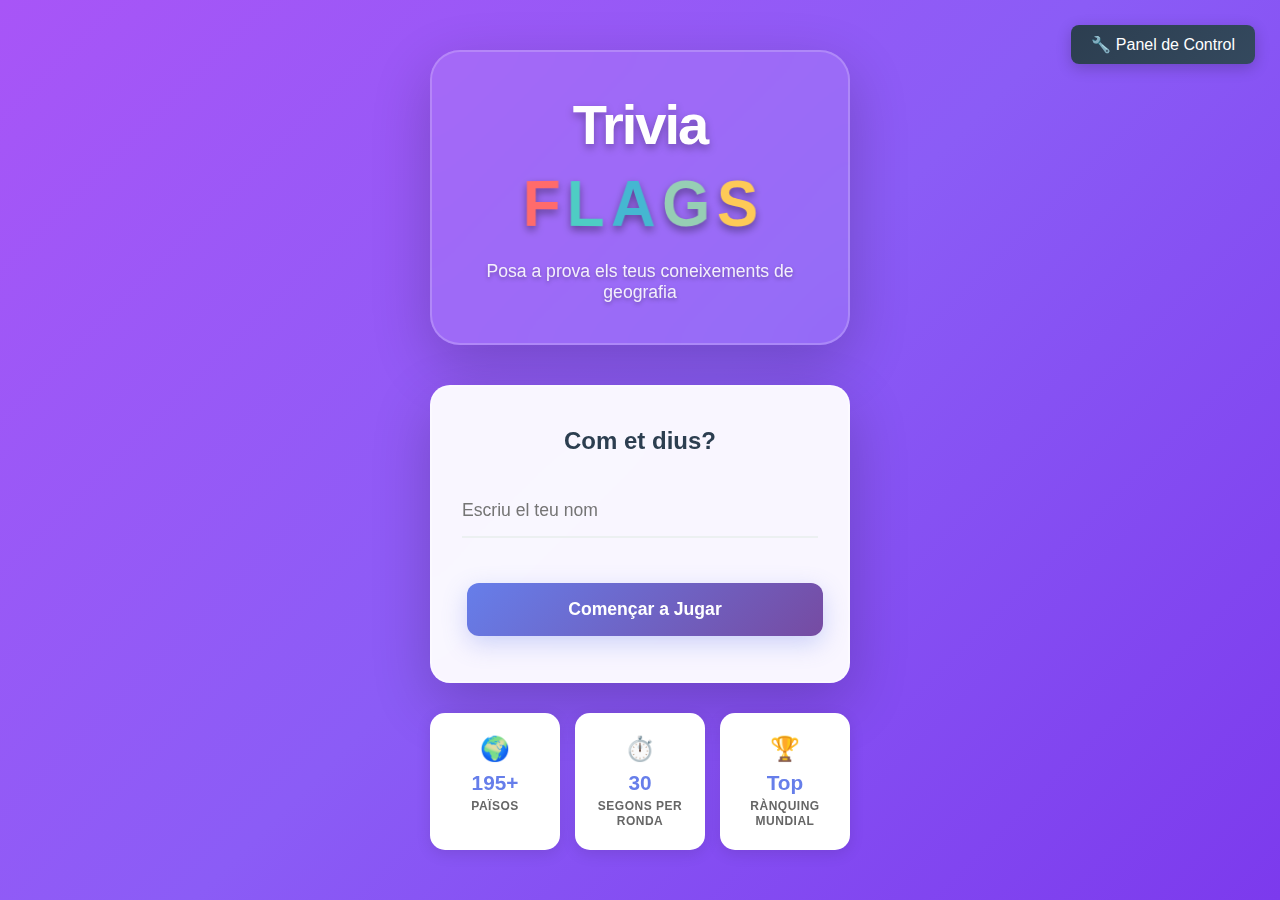
<file: index.html>
<!DOCTYPE html>
<html lang="ca">
<head>
    <meta charset="UTF-8">
    <meta name="viewport" content="width=device-width, initial-scale=1.0, user-scalable=no">
    <title>Joc d'Endevinar Banderes</title>
    <link rel="stylesheet" href="style.css">
    <link rel="icon" type="image/png" href="img/logo.png">
</head>
<body>
    <!-- Contenedor principal -->
    <div id="contenidor-principal">
        <!-- Pantalla d'inici amb nom d'usuari -->
        <div id="pantalla-inici">
            <div class="admin-control">
                <button id="btn-panel-control" class="admin-button">
                    <span>🔧 Panel de Control</span>
                </button>
            </div>
            <div class="hero-section">
                <div class="logo-area">
                    <div class="logo-container">
                        <div class="logo-trivia">Trivia</div>
                        <div class="logo-flags">
                            <span class="flag-letter f">F</span>
                            <span class="flag-letter l">L</span>
                            <span class="flag-letter a">A</span>
                            <span class="flag-letter g">G</span>
                            <span class="flag-letter s">S</span>
                        </div>
                        <div class="logo-tagline">Posa a prova els teus coneixements de geografia</div>
                    </div>
                </div>
                
                <!-- Card de login -->
                <div class="login-card">
                    <!-- Formulario para nuevos usuarios -->
                    <div id="formulari-nom" class="name-form">
                        <h3>Com et dius?</h3>
                        <div class="input-container">
                            <input type="text" id="nom-usuari" placeholder="Escriu el teu nom" required>
                            <div class="input-line"></div>
                        </div>
                        <button id="btn-començar" class="primary-button">
                            <span>Començar a Jugar</span>
                            <div class="button-ripple"></div>
                        </button>
                    </div>
                    
                    <!-- Saludo para usuarios que ya jugaron antes -->
                    <div id="salutacio" class="hidden welcome-section">
                        <div class="welcome-icon">👋</div>
                        <h3>Benvingut de nou!</h3>
                        <p class="username-display">Hola, <span id="nom-guardat"></span></p>
                        <div class="button-group">
                            <button id="btn-continuar" class="primary-button">
                                <span>Continuar</span>
                            </button>
                            <button id="btn-esborrar-nom" class="secondary-button">
                                <span>Canviar Usuari</span>
                            </button>
                        </div>
                    </div>
                </div>
                
                <!-- Stats del juego -->
                <div class="game-stats">
                    <div class="stat-card">
                        <div class="stat-icon">🌍</div>
                        <div class="stat-content">
                            <div class="stat-number">195+</div>
                            <div class="stat-label">Països</div>
                        </div>
                    </div>
                    <div class="stat-card">
                        <div class="stat-icon">⏱️</div>
                        <div class="stat-content">
                            <div class="stat-number">30</div>
                            <div class="stat-label">Segons per ronda</div>
                        </div>
                    </div>
                    <div class="stat-card">
                        <div class="stat-icon">🏆</div>
                        <div class="stat-content">
                            <div class="stat-number">Top</div>
                            <div class="stat-label">Rànquing mundial</div>
                        </div>
                    </div>
                </div>
            </div>
        </div>

        <!-- Pantalla del joc -->
        <div id="pantalla-joc" class="hidden">
            <!-- Información de la partida  -->
            <div id="info-partida">
                <div id="marcador">
                    <span>Encerts: <span id="num-pregunta">0</span></span>
                    <span>Precisió: <span id="puntuacio">0</span></span>
                </div>
                <div id="temps">
                    <span>Temps restant: <span id="comptador-temps">30</span> segons</span>
                    <!-- Barra de tiempo -->
                    <div id="barra-temps-container">
                        <div id="barra-temps-fons">
                            <div id="barra-temps"></div>
                        </div>
                        <!-- Etiquetas de tiempo -->
                        <div id="etiquetes-temps">
                            <span class="etq" data-t="start">0s</span>
                            <span class="etq" data-t="mid">15s</span>
                            <span class="etq" data-t="end">30s</span>
                        </div>
                    </div>
                </div>
            </div>
            
            <div id="partida">
                <!-- Aquí es carregarà la pregunta actual -->
            </div>
            
            <!-- Navegación entre preguntas -->
            <div id="navegacio" class="hidden">
                <button id="btn-anterior">Anterior</button>
                <button id="btn-següent">Següent</button>
            </div>
            

        </div>

        <!-- Pantalla de resultats -->
        <div id="pantalla-resultats" class="hidden compacte">
            <h2>Resultats Finals</h2>
            <div id="resum-resultats"></div>
            <!-- Botones de acción -->
            <div class="accions-resultats">
                <button id="btn-nova-partida">Nova Partida</button>
                <button id="btn-ver-ranking">Veure Rànquing</button>
            </div>
        </div>

        <!-- Pantalla Ranking -->
        <div id="pantalla-ranking" class="hidden">
            <h2>🏆 Rànquing Top 10</h2>
            <div id="ranking-wrapper">
                <div id="llista-ranking"></div>
                <div id="ranking-extra"></div>
            </div>
            <div class="accions-ranking">
                <button id="btn-tornar-resultats">Tornar</button>
                <button id="btn-nova-partida-2">Nova Partida</button>
            </div>
        </div>
    </div>

    <!-- Script principal -->
    <script src="app.js"></script>
</body>
</html>
</file>
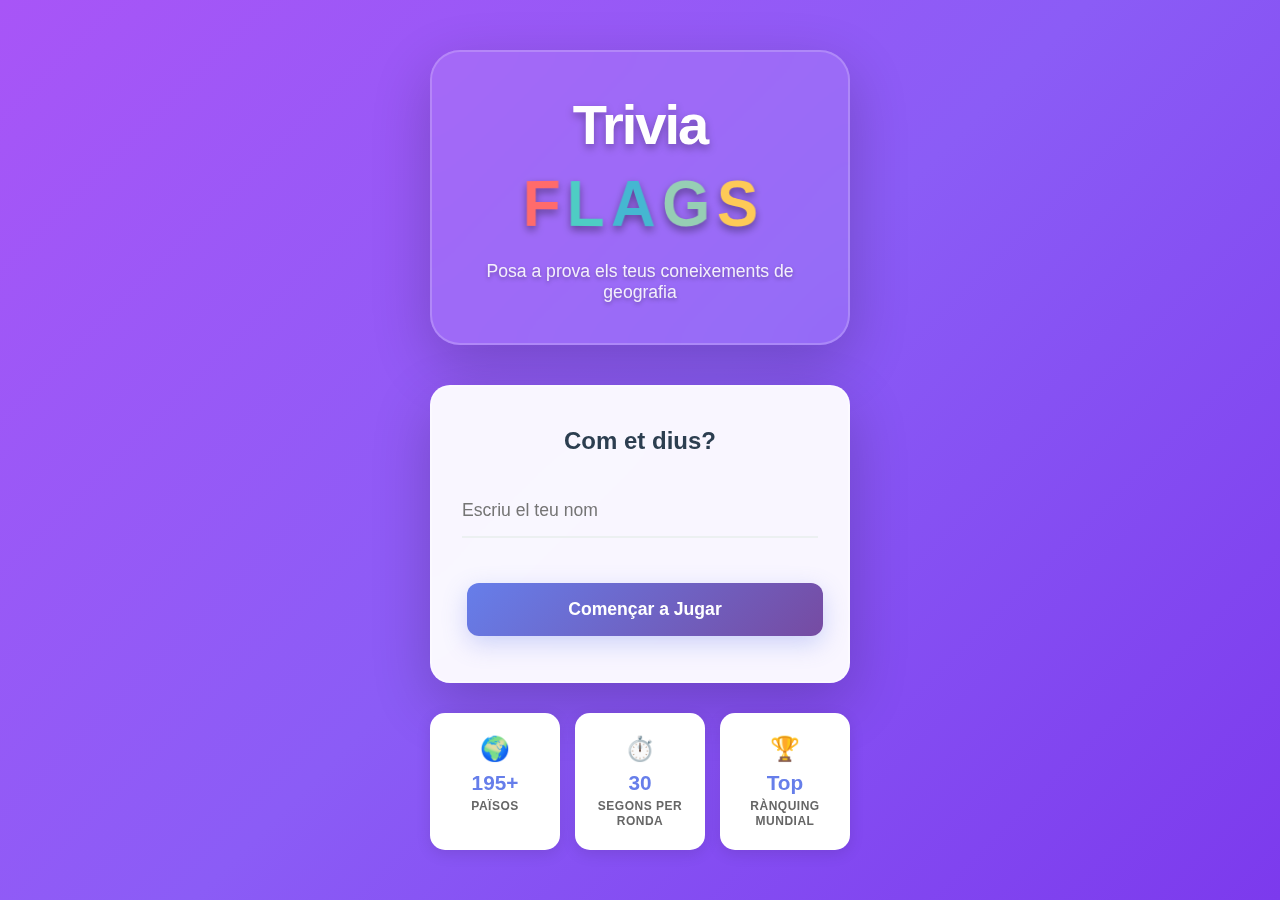
<file: client/index.html>
<!DOCTYPE html>
<html lang="ca">
<head>
    <meta charset="UTF-8">
    <meta name="viewport" content="width=device-width, initial-scale=1.0, user-scalable=no">
    <title>Joc d'Endevinar Banderes</title>
    <link rel="stylesheet" href="style.css">
    <link rel="icon" type="image/png" href="img/logo.png">
</head>
<body>
    <!-- Contenedor principal -->
    <div id="contenidor-principal">
        <!-- Pantalla d'inici amb nom d'usuari -->
        <div id="pantalla-inici">
            <div class="hero-section">
                <div class="logo-area">
                    <div class="logo-container">
                        <div class="logo-trivia">Trivia</div>
                        <div class="logo-flags">
                            <span class="flag-letter f">F</span>
                            <span class="flag-letter l">L</span>
                            <span class="flag-letter a">A</span>
                            <span class="flag-letter g">G</span>
                            <span class="flag-letter s">S</span>
                        </div>
                        <div class="logo-tagline">Posa a prova els teus coneixements de geografia</div>
                    </div>
                </div>
                
                <!-- Card de login -->
                <div class="login-card">
                    <!-- Formulario para nuevos usuarios -->
                    <div id="formulari-nom" class="name-form">
                        <h3>Com et dius?</h3>
                        <div class="input-container">
                            <input type="text" id="nom-usuari" placeholder="Escriu el teu nom" required>
                            <div class="input-line"></div>
                        </div>
                        <button id="btn-començar" class="primary-button">
                            <span>Començar a Jugar</span>
                            <div class="button-ripple"></div>
                        </button>
                    </div>
                    
                    <!-- Saludo para usuarios que ya jugaron antes -->
                    <div id="salutacio" class="hidden welcome-section">
                        <div class="welcome-icon">👋</div>
                        <h3>Benvingut de nou!</h3>
                        <p class="username-display">Hola, <span id="nom-guardat"></span></p>
                        <div class="button-group">
                            <button id="btn-continuar" class="primary-button">
                                <span>Continuar</span>
                            </button>
                            <button id="btn-esborrar-nom" class="secondary-button">
                                <span>Canviar Usuari</span>
                            </button>
                        </div>
                    </div>
                </div>
                
                <!-- Stats del juego -->
                <div class="game-stats">
                    <div class="stat-card">
                        <div class="stat-icon">🌍</div>
                        <div class="stat-content">
                            <div class="stat-number">195+</div>
                            <div class="stat-label">Països</div>
                        </div>
                    </div>
                    <div class="stat-card">
                        <div class="stat-icon">⏱️</div>
                        <div class="stat-content">
                            <div class="stat-number">30</div>
                            <div class="stat-label">Segons per ronda</div>
                        </div>
                    </div>
                    <div class="stat-card">
                        <div class="stat-icon">🏆</div>
                        <div class="stat-content">
                            <div class="stat-number">Top</div>
                            <div class="stat-label">Rànquing mundial</div>
                        </div>
                    </div>
                </div>
            </div>
        </div>

        <!-- Pantalla del joc -->
        <div id="pantalla-joc" class="hidden">
            <!-- Información de la partida  -->
            <div id="info-partida">
                <div id="marcador">
                    <span>Encerts: <span id="num-pregunta">0</span></span>
                    <span>Precisió: <span id="puntuacio">0</span></span>
                </div>
                <div id="temps">
                    <span>Temps restant: <span id="comptador-temps">30</span> segons</span>
                    <!-- Barra de tiempo -->
                    <div id="barra-temps-container">
                        <div id="barra-temps-fons">
                            <div id="barra-temps"></div>
                        </div>
                        <!-- Etiquetas de tiempo -->
                        <div id="etiquetes-temps">
                            <span class="etq" data-t="start">0s</span>
                            <span class="etq" data-t="mid">15s</span>
                            <span class="etq" data-t="end">30s</span>
                        </div>
                    </div>
                </div>
            </div>
            
            <div id="partida">
                <!-- Aquí es carregarà la pregunta actual -->
            </div>
            
            <!-- Navegación entre preguntas -->
            <div id="navegacio" class="hidden">
                <button id="btn-anterior">Anterior</button>
                <button id="btn-següent">Següent</button>
            </div>
            

        </div>

        <!-- Pantalla de resultats -->
        <div id="pantalla-resultats" class="hidden compacte">
            <h2>Resultats Finals</h2>
            <div id="resum-resultats"></div>
            <!-- Botones de acción -->
            <div class="accions-resultats">
                <button id="btn-nova-partida">Nova Partida</button>
                <button id="btn-ver-ranking">Veure Rànquing</button>
            </div>
        </div>

        <!-- Pantalla Ranking -->
        <div id="pantalla-ranking" class="hidden">
            <h2>🏆 Rànquing Top 10</h2>
            <div id="ranking-wrapper">
                <div id="llista-ranking"></div>
                <div id="ranking-extra"></div>
            </div>
            <div class="accions-ranking">
                <button id="btn-tornar-resultats">Tornar</button>
                <button id="btn-nova-partida-2">Nova Partida</button>
            </div>
        </div>
    </div>

    <!-- Script principal -->
    <script src="app.js"></script>
</body>
</html>
</file>
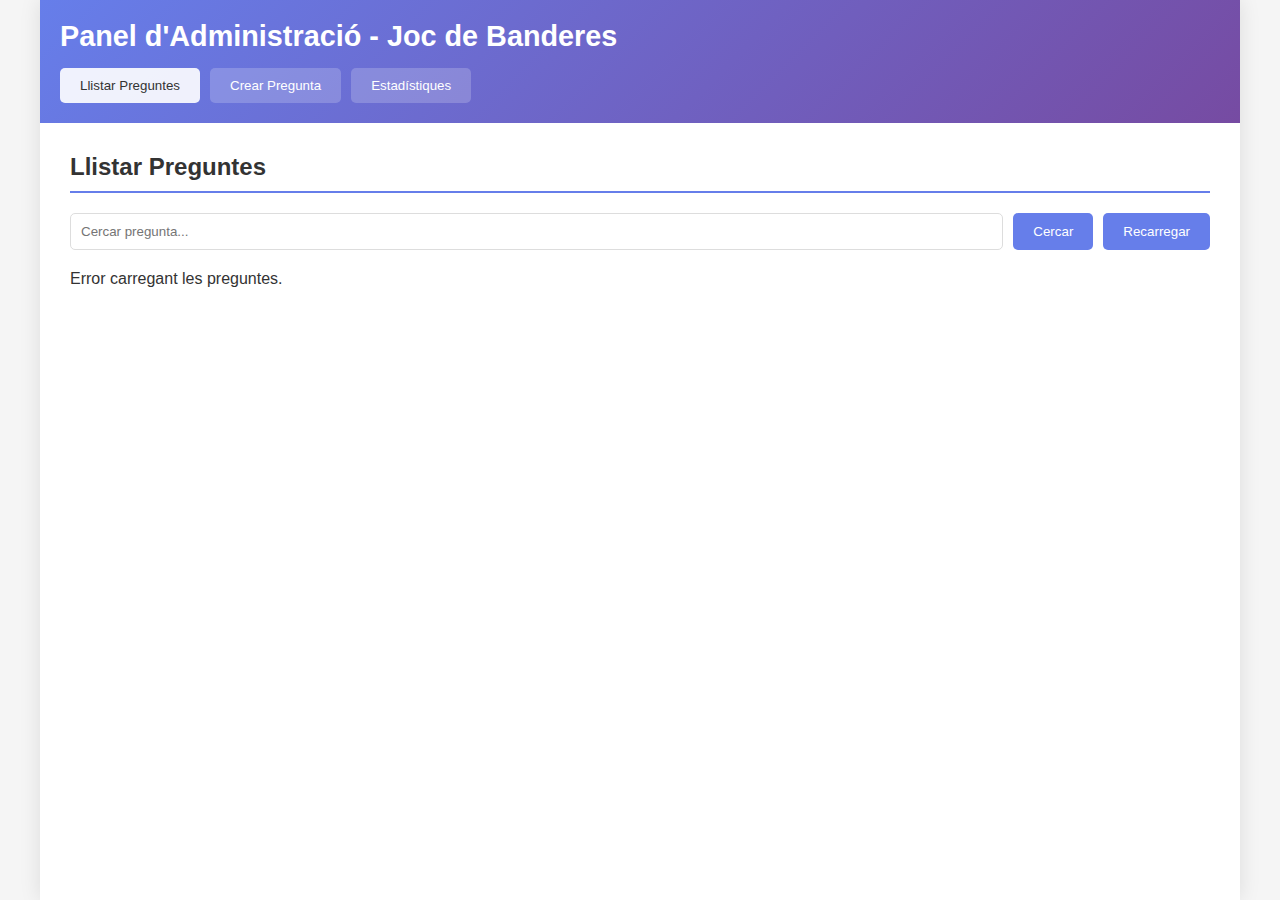
<file: server/admin/index.html>
<!DOCTYPE html>
<html lang="ca">
<head>
    <meta charset="UTF-8">
    <meta name="viewport" content="width=device-width, initial-scale=1.0">
    <title>Administració - Joc de Banderes</title>
    <link rel="stylesheet" href="admin-style.css">
</head>
<body>
    <div class="container">
        <header>
            <h1>Panel d'Administració - Joc de Banderes</h1>
            <nav>
                <button id="btn-llistar" class="nav-btn active">Llistar Preguntes</button>
                <button id="btn-crear" class="nav-btn">Crear Pregunta</button>
                <button id="btn-estadistiques" class="nav-btn">Estadístiques</button>
            </nav>
        </header>

        <main>
            <!-- Secció per llistar preguntes -->
            <section id="seccio-llistar" class="section active">
                <h2>Llistar Preguntes</h2>
                <div class="controls">
                    <input type="text" id="cerca-pregunta" placeholder="Cercar pregunta...">
                    <button id="btn-cercar">Cercar</button>
                    <button id="btn-recarregar">Recarregar</button>
                </div>
                <div id="llista-preguntes">
                    <!-- Les preguntes es carregaran aquí -->
                </div>
            </section>

            <!-- Secció per crear/editar pregunta -->
            <section id="seccio-formulari" class="section">
                <h2 id="titol-formulari">Crear Nova Pregunta</h2>
                <form id="formulari-pregunta">
                    <input type="hidden" id="pregunta-id">
                    
                    <div class="form-group">
                        <label for="pregunta-text">Pregunta:</label>
                        <textarea id="pregunta-text" required placeholder="A quin país pertany aquesta bandera?"></textarea>
                    </div>

                    <div class="form-group">
                        <label for="pregunta-imatge">URL de la imatge:</label>
                        <input type="url" id="pregunta-imatge" required placeholder="https://...">
                        <div id="preview-imatge"></div>
                    </div>

                    <div class="form-group">
                        <label>Respostes:</label>
                        <div class="respostes-grid">
                            <input type="text" id="resposta-1" placeholder="Resposta 1" required>
                            <input type="text" id="resposta-2" placeholder="Resposta 2" required>
                            <input type="text" id="resposta-3" placeholder="Resposta 3" required>
                            <input type="text" id="resposta-4" placeholder="Resposta 4" required>
                        </div>
                    </div>

                    <div class="form-group">
                        <label for="resposta-correcta">Resposta correcta:</label>
                        <select id="resposta-correcta" required>
                            <option value="">Selecciona la resposta correcta</option>
                            <option value="0">Resposta 1</option>
                            <option value="1">Resposta 2</option>
                            <option value="2">Resposta 3</option>
                            <option value="3">Resposta 4</option>
                        </select>
                    </div>

                    <div class="form-group">
                        <label>
                            <input type="checkbox" id="pregunta-activa" checked>
                            Pregunta activa
                        </label>
                    </div>

                    <div class="form-actions">
                        <button type="submit" id="btn-guardar">Guardar Pregunta</button>
                        <button type="button" id="btn-cancel·lar">Cancel·lar</button>
                    </div>
                </form>
            </section>

            <!-- Secció d'estadístiques -->
            <section id="seccio-estadistiques" class="section">
                <h2>Estadístiques del Joc</h2>
                <div class="stats-grid">
                    <div class="stat-card">
                        <h3>Total Preguntes</h3>
                        <p id="total-preguntes">0</p>
                    </div>
                    <div class="stat-card">
                        <h3>Preguntes Actives</h3>
                        <p id="preguntes-actives">0</p>
                    </div>
                    <div class="stat-card">
                        <h3>Total Partides</h3>
                        <p id="total-partides">0</p>
                    </div>
                    <div class="stat-card">
                        <h3>Puntuació Mitjana</h3>
                        <p id="puntuacio-mitjana">0%</p>
                    </div>
                </div>

                <div class="recent-sessions">
                    <h3>Sessions Recents</h3>
                    <div id="sessions-recents">
                        <!-- Sessions es carregaran aquí -->
                    </div>
                </div>
            </section>
        </main>
    </div>

    <!-- Modal de confirmació -->
    <div id="modal-confirmacio" class="modal">
        <div class="modal-content">
            <h3>Confirmar acció</h3>
            <p id="modal-missatge"></p>
            <div class="modal-actions">
                <button id="modal-confirmar" class="btn-danger">Confirmar</button>
                <button id="modal-cancel·lar">Cancel·lar</button>
            </div>
        </div>
    </div>

    <script src="admin-script.js"></script>
</body>
</html>
</file>
<file: server/admin/admin-style.css>
* {
    margin: 0;
    padding: 0;
    box-sizing: border-box;
}

body {
    font-family: 'Segoe UI', Tahoma, Geneva, Verdana, sans-serif;
    background: #f5f5f5;
    color: #333;
}

.container {
    max-width: 1200px;
    margin: 0 auto;
    background: white;
    min-height: 100vh;
    box-shadow: 0 0 20px rgba(0, 0, 0, 0.1);
}

/* Header */
header {
    background: linear-gradient(135deg, #667eea 0%, #764ba2 100%);
    color: white;
    padding: 20px;
}

header h1 {
    margin-bottom: 15px;
    font-size: 1.8em;
}

nav {
    display: flex;
    gap: 10px;
}

.nav-btn {
    background: rgba(255, 255, 255, 0.2);
    color: white;
    border: none;
    padding: 10px 20px;
    border-radius: 5px;
    cursor: pointer;
    transition: all 0.3s ease;
}

.nav-btn:hover {
    background: rgba(255, 255, 255, 0.3);
}

.nav-btn.active {
    background: rgba(255, 255, 255, 0.9);
    color: #333;
}

/* Main content */
main {
    padding: 30px;
}

.section {
    display: none;
}

.section.active {
    display: block;
}

h2 {
    margin-bottom: 20px;
    color: #333;
    border-bottom: 2px solid #667eea;
    padding-bottom: 10px;
}

/* Controls */
.controls {
    display: flex;
    gap: 10px;
    margin-bottom: 20px;
    flex-wrap: wrap;
}

.controls input {
    flex: 1;
    min-width: 200px;
    padding: 10px;
    border: 1px solid #ddd;
    border-radius: 5px;
}

.controls button {
    background: #667eea;
    color: white;
    border: none;
    padding: 10px 20px;
    border-radius: 5px;
    cursor: pointer;
    transition: background 0.3s ease;
}

.controls button:hover {
    background: #5a6fd8;
}

/* Formulari */
.form-group {
    margin-bottom: 20px;
}

.form-group label {
    display: block;
    margin-bottom: 5px;
    font-weight: bold;
    color: #555;
}

.form-group input,
.form-group textarea,
.form-group select {
    width: 100%;
    padding: 12px;
    border: 1px solid #ddd;
    border-radius: 5px;
    font-size: 14px;
}

.form-group textarea {
    height: 80px;
    resize: vertical;
}

.respostes-grid {
    display: grid;
    grid-template-columns: 1fr 1fr;
    gap: 10px;
}

#preview-imatge {
    margin-top: 10px;
}

#preview-imatge img {
    max-width: 200px;
    max-height: 150px;
    border: 1px solid #ddd;
    border-radius: 5px;
}

.form-actions {
    display: flex;
    gap: 10px;
    margin-top: 30px;
}

.form-actions button {
    padding: 12px 24px;
    border: none;
    border-radius: 5px;
    cursor: pointer;
    font-size: 16px;
    transition: all 0.3s ease;
}

#btn-guardar {
    background: #28a745;
    color: white;
}

#btn-guardar:hover {
    background: #218838;
}

#btn-cancel·lar {
    background: #6c757d;
    color: white;
}

#btn-cancel·lar:hover {
    background: #545b62;
}

/* Llista de preguntes */
.pregunta-item {
    background: #f8f9fa;
    border: 1px solid #dee2e6;
    border-radius: 8px;
    padding: 20px;
    margin-bottom: 15px;
    transition: all 0.3s ease;
}

.pregunta-item:hover {
    box-shadow: 0 4px 8px rgba(0, 0, 0, 0.1);
}

.pregunta-header {
    display: flex;
    justify-content: space-between;
    align-items: flex-start;
    margin-bottom: 15px;
}

.pregunta-text {
    font-weight: bold;
    color: #333;
    flex: 1;
}

.pregunta-status {
    padding: 4px 8px;
    border-radius: 4px;
    font-size: 12px;
    font-weight: bold;
}

.pregunta-status.activa {
    background: #d4edda;
    color: #155724;
}

.pregunta-status.inactiva {
    background: #f8d7da;
    color: #721c24;
}

.pregunta-imatge {
    width: 150px;
    height: 100px;
    object-fit: cover;
    border-radius: 5px;
    margin: 10px 0;
}

.pregunta-respostes {
    display: grid;
    grid-template-columns: 1fr 1fr;
    gap: 10px;
    margin: 15px 0;
}

.resposta-item {
    padding: 8px 12px;
    background: white;
    border: 1px solid #ddd;
    border-radius: 4px;
    font-size: 14px;
}

.resposta-item.correcta {
    background: #d4edda;
    border-color: #c3e6cb;
    font-weight: bold;
}

.pregunta-actions {
    display: flex;
    gap: 10px;
    margin-top: 15px;
}

.btn-editar {
    background: #ffc107;
    color: #212529;
}

.btn-eliminar {
    background: #dc3545;
    color: white;
}

.btn-editar,
.btn-eliminar {
    border: none;
    padding: 8px 16px;
    border-radius: 4px;
    cursor: pointer;
    font-size: 14px;
    transition: all 0.3s ease;
}

.btn-editar:hover {
    background: #e0a800;
}

.btn-eliminar:hover {
    background: #c82333;
}

/* Estadístiques */
.stats-grid {
    display: grid;
    grid-template-columns: repeat(auto-fit, minmax(200px, 1fr));
    gap: 20px;
    margin-bottom: 30px;
}

.stat-card {
    background: linear-gradient(135deg, #667eea 0%, #764ba2 100%);
    color: white;
    padding: 20px;
    border-radius: 8px;
    text-align: center;
}

.stat-card h3 {
    font-size: 16px;
    margin-bottom: 10px;
    opacity: 0.9;
}

.stat-card p {
    font-size: 2em;
    font-weight: bold;
}

.recent-sessions {
    background: #f8f9fa;
    padding: 20px;
    border-radius: 8px;
}

.session-item {
    display: flex;
    justify-content: space-between;
    align-items: center;
    padding: 10px;
    border-bottom: 1px solid #dee2e6;
}

.session-item:last-child {
    border-bottom: none;
}

/* Modal */
.modal {
    display: none;
    position: fixed;
    z-index: 1000;
    left: 0;
    top: 0;
    width: 100%;
    height: 100%;
    background-color: rgba(0, 0, 0, 0.5);
}

.modal-content {
    background-color: white;
    margin: 15% auto;
    padding: 20px;
    border-radius: 8px;
    width: 90%;
    max-width: 500px;
}

.modal-actions {
    display: flex;
    gap: 10px;
    margin-top: 20px;
    justify-content: flex-end;
}

.modal-actions button {
    padding: 10px 20px;
    border: none;
    border-radius: 5px;
    cursor: pointer;
}

.btn-danger {
    background: #dc3545;
    color: white;
}

.btn-danger:hover {
    background: #c82333;
}

/* Responsive */
@media (max-width: 768px) {
    .container {
        margin: 0;
    }
    
    main {
        padding: 15px;
    }
    
    .controls {
        flex-direction: column;
    }
    
    .controls input {
        min-width: auto;
    }
    
    .respostes-grid {
        grid-template-columns: 1fr;
    }
    
    .pregunta-respostes {
        grid-template-columns: 1fr;
    }
    
    .nav {
        flex-wrap: wrap;
    }
    
    .stats-grid {
        grid-template-columns: 1fr;
    }
}
</file>
<file: style.css>
/* Estilos generales - reset básico para que todo se vea igual en todos los navegadores */
* {
    margin: 0;
    padding: 0;
    box-sizing: border-box; /* esto me ha salvado muchas veces del hell del CSS */
}

/* Body con gradiente bonito - cambié los colores varias veces hasta que quedó bien */
body {
    font-family: 'Arial', sans-serif; /* Arial porque es universal y se ve bien */
    background: linear-gradient(135deg, #667eea 0%, #764ba2 100%);
    min-height: 100vh;
    display: flex;
    justify-content: center;
    align-items: center;
    margin: 0;
    padding: 0;
}

/* Contenedor principal - tarjeta central que contiene todo el juego */
#contenidor-principal {
    background: white;
    border-radius: 20px; /* bordes redondeados porque se ven modernos */
    box-shadow: 0 20px 40px rgba(0, 0, 0, 0.1); /* sombra sutil pero efectiva */
    width: 90%;
    max-width: 800px; /* no muy ancho en pantallas grandes */
    height: auto;
    min-height: 500px;
    max-height: 85vh; /* para que no se salga de la pantalla */
    padding: 20px;
    margin: 2.5vh auto;
    overflow-y: auto; /* scroll si es necesario */
    display: flex;
    flex-direction: column;
}

/* Responsive para contenedor principal */
@media (max-width: 768px) {
    #contenidor-principal {
        width: 95%;
        padding: 15px;
        margin: 1vh auto;
        max-height: 90vh;
        border-radius: 15px;
    }
}

@media (max-width: 480px) {
    #contenidor-principal {
        width: 98%;
        padding: 12px;
        margin: 0.5vh auto;
        max-height: 95vh;
        border-radius: 10px;
    }
}

/* Clase utilitaria para ocultar elementos - muy útil para las transiciones entre pantallas */
.hidden {
    display: none !important; /* !important porque a veces otros estilos lo sobreescriben */
}

/* PANTALLA DE INICIO - Diseño especial full screen fuera de la card principal */
#pantalla-inici {
    position: fixed; /* cubre toda la pantalla */
    top: 0;
    left: 0;
    width: 100vw;
    height: 100vh;
    /* Gradiente púrpura como pidió el cliente - se ve muy chulo */
    background: linear-gradient(135deg, #a855f7 0%, #8b5cf6 50%, #7c3aed 100%);
    display: flex;
    align-items: center;
    justify-content: center;
    padding: 20px;
    z-index: 1000; /* por encima de todo */
    overflow-y: auto; /* scroll en móviles si es necesario */
}

/* Hacer scrollable en móviles - fix para el problema que reportó el cliente */
@media (max-width: 768px) {
    #pantalla-inici {
        align-items: flex-start; /* no centrado para permitir scroll */
        padding: 20px 15px;
    }
    
    .hero-section {
        margin: auto;
        min-height: calc(100vh - 40px);
        display: flex;
        flex-direction: column;
        justify-content: center;
    }
}

@media (max-width: 480px) {
    #pantalla-inici {
        padding: 15px 10px;
    }
    
    .hero-section {
        min-height: calc(100vh - 30px);
    }
}

/* Sección principal del hero */
.hero-section {
    max-width: 420px;
    width: 100%;
    text-align: center;
}

/* LOGO AREA - Rediseñado para el estilo "Trivia FLAGS" */
.logo-area {
    margin-bottom: 40px;
}

/* Contenedor del logo con efecto glassmorphism porque está de moda */
.logo-container {
    text-align: center;
    background: rgba(255, 255, 255, 0.1); /* transparencia + blur = glassmorphism */
    backdrop-filter: blur(20px); /* esto es lo que hace la magia */
    border-radius: 30px;
    padding: 40px 30px;
    border: 2px solid rgba(255, 255, 255, 0.2);
    box-shadow: 0 20px 60px rgba(0, 0, 0, 0.2);
}

/* Texto "Trivia" principal */
.logo-trivia {
    font-size: 3.5em;
    font-weight: 800; /* extra bold para impacto */
    color: white;
    margin-bottom: 10px;
    text-shadow: 0 4px 8px rgba(0, 0, 0, 0.3); /* sombra para legibilidad */
    letter-spacing: -2px; /* un poquito más apretado se ve mejor */
}

/* Contenedor de las letras FLAGS */
.logo-flags {
    display: flex;
    justify-content: center;
    gap: 5px; /* espaciado entre letras */
    margin-bottom: 20px;
}

/* Cada letra individual con su color único */
.flag-letter {
    font-size: 4em;
    font-weight: 900; /* máximo bold */
    text-shadow: 0 4px 8px rgba(0, 0, 0, 0.4);
    transform: perspective(500px) rotateY(-15deg); /* efecto 3D sutil */
    transition: all 0.3s ease;
}

/* Hover effect en las letras - porque los detalles importan */
.flag-letter:hover {
    transform: perspective(500px) rotateY(0deg) scale(1.1);
}

/* Colores específicos para cada letra - elegidos a mano */
.flag-letter.f {
    color: #ff6b6b; /* rojo vibrante */
}

.flag-letter.l {
    color: #4ecdc4; /* turquesa */
}

.flag-letter.a {
    color: #45b7d1; /* azul cielo */
}

.flag-letter.g {
    color: #96ceb4; /* verde menta */
}

.flag-letter.s {
    color: #feca57; /* amarillo dorado */
}

/* Tagline debajo del logo */
.logo-tagline {
    color: rgba(255, 255, 255, 0.9);
    font-size: 1.1em;
    margin: 0;
    font-weight: 500;
    text-shadow: 0 2px 4px rgba(0, 0, 0, 0.3);
}

/* CARD DE LOGIN - Glassmorphism porque se ve moderno */
.login-card {
    background: rgba(255, 255, 255, 0.95); /* casi opaco pero no del todo */
    backdrop-filter: blur(20px); /* el blur es clave para el efecto */
    border-radius: 20px;
    padding: 40px 30px;
    margin: 30px 0;
    box-shadow: 0 20px 60px rgba(0, 0, 0, 0.2); /* sombra más fuerte que antes */
    border: 2px solid rgba(255, 255, 255, 0.3);
    transition: all 0.3s ease;
}

.login-card:hover {
    transform: translateY(-5px);
    box-shadow: 0 30px 80px rgba(0, 0, 0, 0.15);
}

.name-form h3,
.welcome-section h3 {
    color: #2c3e50;
    font-size: 1.5em;
    font-weight: 600;
    margin: 0 0 30px 0;
    text-align: center;
}

.input-container {
    position: relative;
    margin-bottom: 40px;
}

.input-container input {
    width: 100%;
    padding: 15px 0;
    font-size: 1.1em;
    border: none;
    border-bottom: 2px solid #ecf0f1;
    background: transparent;
    outline: none;
    transition: all 0.3s ease;
    box-sizing: border-box;
    font-family: inherit;
    color: #2c3e50;
}

.input-container input:focus {
    border-bottom-color: #667eea;
}

.input-container input:focus+.input-line,
.input-container input:valid+.input-line {
    transform: scaleX(1);
    transform-origin: left;
}

.input-line {
    position: absolute;
    bottom: 0;
    left: 0;
    width: 100%;
    height: 2px;
    background: linear-gradient(45deg, #667eea, #764ba2);
    transform: scaleX(0);
    transform-origin: right;
    transition: transform 0.3s ease;
}

.primary-button {
    width: 100%;
    padding: 16px;
    background: linear-gradient(135deg, #667eea, #764ba2);
    color: white;
    border: none;
    border-radius: 12px;
    font-size: 1.1em;
    font-weight: 600;
    cursor: pointer;
    position: relative;
    overflow: hidden;
    transition: all 0.3s ease;
    font-family: inherit;
    box-shadow: 0 8px 25px rgba(102, 126, 234, 0.3);
}

.primary-button:hover {
    transform: translateY(-2px);
    box-shadow: 0 12px 35px rgba(102, 126, 234, 0.4);
}

.primary-button:active {
    transform: translateY(0);
}

.button-ripple {
    position: absolute;
    border-radius: 50%;
    background: rgba(255, 255, 255, 0.3);
    transform: scale(0);
    animation: ripple 0.6s linear;
}

@keyframes ripple {
    to {
        transform: scale(4);
        opacity: 0;
    }
}

.secondary-button {
    padding: 12px 24px;
    background: transparent;
    color: #667eea;
    border: 2px solid #667eea;
    border-radius: 12px;
    font-size: 1em;
    font-weight: 500;
    cursor: pointer;
    transition: all 0.3s ease;
    font-family: inherit;
}

.secondary-button:hover {
    background: #667eea;
    color: white;
    transform: translateY(-2px);
}

.welcome-section {
    text-align: center;
}

.welcome-icon {
    font-size: 3em;
    margin-bottom: 20px;
    animation: wave 2s ease-in-out infinite;
}

@keyframes wave {

    0%,
    100% {
        transform: rotate(0deg);
    }

    25% {
        transform: rotate(-10deg);
    }

    75% {
        transform: rotate(10deg);
    }
}

.username-display {
    color: #7f8c8d;
    font-size: 1.1em;
    margin-bottom: 30px;
}

.button-group {
    display: flex;
    gap: 15px;
    flex-direction: column;
    align-items: center;
}

.game-stats {
    display: grid;
    grid-template-columns: repeat(3, 1fr);
    gap: 15px;
    margin-top: 30px;
}

.stat-card {
    background: rgba(255, 255, 255, 0.95);
    backdrop-filter: blur(20px);
    border-radius: 16px;
    padding: 20px 15px;
    text-align: center;
    box-shadow: 0 8px 25px rgba(0, 0, 0, 0.15);
    border: 2px solid rgba(255, 255, 255, 0.3);
    transition: all 0.3s ease;
    cursor: default;
}

.stat-card:hover {
    transform: translateY(-3px);
    box-shadow: 0 12px 35px rgba(0, 0, 0, 0.12);
}

.stat-icon {
    font-size: 2em;
    margin-bottom: 8px;
    display: block;
}

.stat-content {
    color: #2c3e50;
}

.stat-number {
    font-size: 1.3em;
    font-weight: 700;
    margin-bottom: 4px;
    color: #667eea;
}

.stat-label {
    font-size: 0.85em;
    color: #7f8c8d;
    font-weight: 500;
    line-height: 1.2;
}

/* Responsive */
@media (max-width: 768px) {
    .hero-section {
        max-width: 95%;
        padding: 0 10px;
    }

    .logo-container {
        padding: 30px 20px;
        border-radius: 20px;
    }

    .logo-trivia {
        font-size: 2.8em;
        margin-bottom: 8px;
    }

    .flag-letter {
        font-size: 3em;
    }

    .logo-tagline {
        font-size: 1em;
        padding: 0 10px;
    }

    .login-card {
        padding: 30px 20px;
        margin: 20px 0;
    }

    .app-title {
        font-size: 2em;
    }

    .game-stats {
        grid-template-columns: 1fr;
        gap: 12px;
    }

    .stat-card {
        padding: 16px;
    }

    .button-group {
        flex-direction: column;
    }
}

@media (max-width: 480px) {
    #pantalla-inici {
        padding: 15px;
    }

    .hero-section {
        max-width: 100%;
    }

    .logo-container {
        padding: 25px 15px;
    }

    .logo-trivia {
        font-size: 2.2em;
        letter-spacing: -1px;
    }

    .logo-flags {
        gap: 2px;
        flex-wrap: wrap;
        justify-content: center;
    }

    .flag-letter {
        font-size: 2.5em;
        margin: 0 2px;
    }

    .logo-tagline {
        font-size: 0.9em;
        line-height: 1.4;
    }

    .login-card {
        padding: 25px 15px;
        margin: 15px 0;
    }

    .primary-button {
        padding: 14px;
        font-size: 1em;
    }

    .stat-card {
        padding: 14px 10px;
    }

    .stat-number {
        font-size: 1.1em;
    }

    .stat-label {
        font-size: 0.8em;
    }
}

/* BOTONES GENERALES - Estilo consistente en toda la app */
button {
    background: linear-gradient(45deg, #667eea, #764ba2); /* gradiente diagonal se ve mejor */
    color: white;
    border: none;
    padding: 15px 30px;
    font-size: 1.1em;
    border-radius: 10px; /* bordes redondeados pero no demasiado */
    cursor: pointer;
    transition: all 0.3s ease; /* transición suave para todo */
    margin: 5px;
}

/* Hover effect - sutil pero efectivo */
button:hover {
    transform: translateY(-2px); /* levanta un poquito */
    box-shadow: 0 10px 20px rgba(0, 0, 0, 0.1);
}

/* Estado disabled - importante para UX */
button:disabled {
    background: #ccc; /* gris aburrido para disabled */
    cursor: not-allowed;
    transform: none; /* sin efectos cuando está disabled */
}

/* Pantalla del joc */
#pantalla-joc {
    background: white;
    padding: 20px;
    display: flex;
    flex-direction: column;
    height: 100%;
}

#info-partida {
    display: grid;
    grid-template-columns: 1fr 1fr;
    gap: 30px;
    background: linear-gradient(135deg, #667eea, #764ba2);
    padding: 25px;
    border-radius: 15px;
    margin-bottom: 30px;
    box-shadow: 0 8px 25px rgba(102, 126, 234, 0.2);
    color: white;
    position: relative;
    overflow: hidden;
}

/* Responsive para info partida */
@media (max-width: 768px) {
    #info-partida {
        grid-template-columns: 1fr;
        gap: 20px;
        padding: 20px;
        text-align: center;
    }

    #marcador {
        align-items: center;
    }

    #temps {
        align-items: center;
    }

    #barra-temps-container {
        width: 100%;
        max-width: 300px;
        margin: 8px auto 0;
    }
}

@media (max-width: 480px) {
    #info-partida {
        padding: 15px;
        gap: 15px;
        margin-bottom: 20px;
    }

    #marcador span,
    #temps span {
        font-size: 1em;
    }

    #num-pregunta,
    #puntuacio {
        font-size: 1.2em;
    }

    #comptador-temps {
        font-size: 1.3em;
    }
}

#info-partida::before {
    content: '';
    position: absolute;
    top: 0;
    left: -100%;
    width: 100%;
    height: 100%;
    background: linear-gradient(90deg, transparent, rgba(255, 255, 255, 0.1), transparent);
    animation: shimmer 3s infinite;
}

@keyframes shimmer {
    0% { left: -100%; }
    100% { left: 100%; }
}

#marcador {
    display: flex;
    flex-direction: column;
    align-items: flex-start;
    z-index: 1;
    position: relative;
}

#temps {
    display: flex;
    flex-direction: column;
    align-items: flex-end;
    z-index: 1;
    position: relative;
}

#marcador span,
#temps span {
    font-weight: 600;
    color: rgba(255, 255, 255, 0.9);
    font-size: 1.1em;
    margin-bottom: 5px;
    text-shadow: 0 1px 3px rgba(0, 0, 0, 0.2);
}

#num-pregunta,
#puntuacio {
    color: #ffd700;
    font-size: 1.3em;
    font-weight: 700;
    text-shadow: 0 2px 4px rgba(0, 0, 0, 0.3);
}

#comptador-temps {
    color: #ff6b6b;
    font-size: 1.4em;
    font-weight: 700;
    text-shadow: 0 2px 4px rgba(0, 0, 0, 0.3);
    animation: pulse 1s ease-in-out infinite alternate;
}

@keyframes pulse {
    from { transform: scale(1); }
    to { transform: scale(1.05); }
}

/* Barra de temps (invertida i fluida) */
#barra-temps-container {
    margin-top: 8px;
    width: 260px;
}

#barra-temps-fons {
    position: relative;
    width: 100%;
    height: 12px;
    background: #e9ecef;
    border-radius: 8px;
    overflow: hidden;
    box-shadow: inset 0 0 4px rgba(0, 0, 0, .18);
}

#barra-temps-fons::after {
    content: "";
    position: absolute;
    top: 0;
    left: 0;
    height: 100%;
    width: 100%;
    background: radial-gradient(circle at 0 50%, rgba(40, 167, 69, .25), transparent 70%);
    pointer-events: none;
    mix-blend-mode: multiply;
    opacity: .6;
    transition: opacity .4s ease;
}

#barra-temps {
    position: absolute;
    top: 0;
    left: 0;
    height: 100%;
    width: 0%;
    background: #28a745;
    transition: width .08s linear, background-color .25s linear, box-shadow .3s ease;
    box-shadow: 0 0 0 rgba(0, 0, 0, 0);
}

#barra-temps.shadow-fill {
    box-shadow: 0 0 10px 2px rgba(0, 0, 0, .15), 0 0 18px 6px rgba(0, 0, 0, .08);
}

#barra-temps.danger {
    animation: dangerPulse .7s ease-in-out infinite;
    box-shadow: 0 0 6px 2px rgba(220, 53, 69, .55);
}

@keyframes dangerPulse {

    0%,
    100% {
        filter: brightness(1)
    }

    50% {
        filter: brightness(1.35)
    }
}

#barra-temps.finishing {
    animation: finishFlash .9s ease-in-out 1 forwards;
    box-shadow: 0 0 16px 4px rgba(220, 53, 69, .8);
}

@keyframes finishFlash {
    0% {
        filter: brightness(1)
    }

    35% {
        filter: brightness(1.6)
    }

    70% {
        filter: brightness(0.85)
    }

    100% {
        filter: brightness(1.15)
    }
}

#barra-temps.paused {
    filter: brightness(1.2) saturate(1.2);
    animation: pulsePause 1.2s ease-in-out infinite;
}

@keyframes pulsePause {

    0%,
    100% {
        opacity: 1
    }

    50% {
        opacity: .45
    }
}

#etiquetes-temps {
    display: flex;
    justify-content: space-between;
    font-size: .7em;
    margin-top: 2px;
    color: #555;
    font-weight: 600;
    letter-spacing: .5px;
}

#etiquetes-temps .etq {
    user-select: none;
}

/* Pregunta */
.pregunta {
    text-align: center;
    margin-bottom: 30px;
}

.pregunta h2 {
    color: #333;
    margin-bottom: 20px;
    font-size: 1.8em;
}

.imatge-bandera {
    width: 300px;
    height: 200px;
    object-fit: cover;
    border: 3px solid #ddd;
    border-radius: 10px;
    margin-bottom: 30px;
    box-shadow: 0 10px 20px rgba(0, 0, 0, 0.1);
}

.respostes {
    display: grid;
    grid-template-columns: 1fr 1fr;
    gap: 15px;
    margin-top: 20px;
}

/* Responsive para preguntas */
@media (max-width: 768px) {
    .pregunta h2 {
        font-size: 1.5em;
        margin-bottom: 15px;
    }

    .imatge-bandera {
        width: 280px;
        height: 180px;
        margin-bottom: 25px;
    }

    .respostes {
        gap: 12px;
    }

    .resposta {
        padding: 16px;
        font-size: 1em;
    }
}

@media (max-width: 480px) {
    .pregunta h2 {
        font-size: 1.3em;
        margin-bottom: 12px;
    }

    .imatge-bandera {
        width: 100%;
        max-width: 250px;
        height: 150px;
        margin-bottom: 20px;
    }

    .respostes {
        grid-template-columns: 1fr;
        gap: 10px;
    }

    .resposta {
        padding: 14px;
        font-size: 0.95em;
    }
}

.resposta {
    padding: 20px;
    font-size: 1.1em;
    background: #f8f9fa;
    color: #333;
    border: 2px solid #ddd;
    border-radius: 10px;
    cursor: pointer;
    transition: all 0.3s ease;
}

.resposta:hover {
    background: #e9ecef;
    border-color: #667eea;
}

.resposta.seleccionada {
    background: #667eea;
    color: white;
    border-color: #667eea;
}

.resposta.correcta {
    background: #28a745;
    border-color: #28a745;
    color: white;
}

.resposta.incorrecta {
    background: #dc3545;
    border-color: #dc3545;
    color: white;
}

/* Navegació */
#navegacio {
    text-align: center;
    margin-top: 30px;
}

/* Pantalla de resultats integrada */
#pantalla-resultats {
    background: white;
    text-align: center;
    padding: 20px;
    margin: 0;
    display: flex;
    flex-direction: column;
    justify-content: center;
    min-height: auto;
}

#pantalla-resultats h2 {
    color: #2c3e50;
    margin-bottom: 25px;
    font-size: 2.2em;
    font-weight: 600;
    text-shadow: 0 1px 3px rgba(0, 0, 0, 0.1);
}

/* Compactar pantalla resultats */
#pantalla-resultats.compacte {
    padding-top: 10px;
    padding-bottom: 25px;
}

.accions-resultats {
    display: flex;
    justify-content: center;
    gap: 15px;
    margin-top: 25px;
    flex-wrap: wrap;
    padding: 0;
}

.accions-resultats button {
    background: linear-gradient(135deg, #667eea, #764ba2);
    color: white;
    border: none;
    border-radius: 10px;
    padding: 12px 20px;
    font-size: 1em;
    font-weight: 500;
    cursor: pointer;
    transition: all 0.3s ease;
    min-width: 140px;
    box-shadow: 0 3px 10px rgba(102, 126, 234, 0.2);
}

.accions-resultats button:hover {
    transform: translateY(-2px);
    box-shadow: 0 5px 15px rgba(102, 126, 234, 0.3);
}

/* Pantalla ranking - Disseny integrat */
#pantalla-ranking { 
    background: transparent;
    text-align: center; 
    flex: 1;
    display: flex;
    flex-direction: column;
    padding: 20px;
    margin: 0;
    min-height: auto;
    box-sizing: border-box;
}

#pantalla-ranking h2 {
    font-size: 2em;
    margin-bottom: 20px;
    background: linear-gradient(45deg, #667eea, #764ba2);
    background-clip: text;
    -webkit-background-clip: text;
    color: transparent;
    -webkit-text-fill-color: transparent;
    flex-shrink: 0;
}

#ranking-wrapper {
    background: linear-gradient(135deg, #f5f7fa 0%, #c3cfe2 100%);
    padding: 20px;
    border-radius: 16px;
    box-shadow: 0 6px 24px rgba(0, 0, 0, .1);
    flex: 1;
    min-height: 0;
    display: flex;
    flex-direction: column;
}

#llista-ranking {
    display: flex;
    flex-direction: column;
    gap: 8px;
    margin-bottom: 15px;
    overflow-y: auto;
    flex: 1;
    min-height: 0;
    padding-right: 5px;
}

/* Scroll personalizado para el ranking */
#llista-ranking::-webkit-scrollbar {
    width: 6px;
}

#llista-ranking::-webkit-scrollbar-track {
    background: rgba(0, 0, 0, 0.1);
    border-radius: 3px;
}

#llista-ranking::-webkit-scrollbar-thumb {
    background: linear-gradient(135deg, #667eea, #764ba2);
    border-radius: 3px;
}

#llista-ranking::-webkit-scrollbar-thumb:hover {
    background: linear-gradient(135deg, #5a6fd8, #6a4190);
}

/* Fila de ranking rediseñada */
.fila-ranking {
    display: flex;
    align-items: center;
    background: white;
    padding: 15px 18px;
    border-radius: 12px;
    position: relative;
    border: 2px solid transparent;
    transition: none;
    box-shadow: 0 3px 15px rgba(0, 0, 0, .06);
    min-height: 70px;
    flex-shrink: 0;
    margin: 2px 0;
}

.fila-ranking.top1 {
    border-color: #ffd700;
    box-shadow: 0 8px 30px rgba(255, 215, 0, .3);
    background: linear-gradient(135deg, #fff9e6 0%, #ffffff 100%);
}

.fila-ranking.top2 {
    border-color: #c0c0c0;
    box-shadow: 0 6px 25px rgba(192, 192, 192, .25);
    background: linear-gradient(135deg, #f8f8f8 0%, #ffffff 100%);
}

.fila-ranking.top3 {
    border-color: #cd7f32;
    box-shadow: 0 6px 25px rgba(205, 127, 50, .25);
    background: linear-gradient(135deg, #fdf6f0 0%, #ffffff 100%);
}

.fila-ranking.jugador-actual {
    border-color: #667eea !important;
    box-shadow: 0 8px 35px rgba(102, 126, 234, .4) !important;
    background: linear-gradient(135deg, #f0f4ff 0%, #ffffff 100%) !important;
    animation: highlight 2s ease-in-out;
}

/* Posición y badge */
.rank-position {
    display: flex;
    flex-direction: column;
    align-items: center;
    margin-right: 20px;
    min-width: 60px;
}

.position-number {
    font-size: 28px;
    font-weight: 900;
    color: #333;
    line-height: 1;
}

.badge {
    font-size: 20px;
    margin-top: 4px;
    filter: drop-shadow(0 2px 4px rgba(0, 0, 0, 0.3));
}

/* Información del jugador extendida */
.player-info-extended {
    display: flex;
    flex-direction: column;
    flex: 1;
    gap: 12px;
}

.player-main {
    display: flex;
    align-items: center;
}

.avatar-container {
    position: relative;
    display: flex;
    align-items: center;
    padding-top: 12px;
}

.crown-above-avatar {
    position: absolute;
    top: -8px;
    left: 20px;
    transform: translateX(-50%);
    font-size: 20px;
    z-index: 10;
    animation: gentleFloat 3s ease-in-out infinite;
    filter: drop-shadow(0 2px 6px rgba(255, 215, 0, 0.8)) drop-shadow(0 0 8px rgba(255, 215, 0, 0.4));
    text-shadow: 0 0 4px rgba(255, 255, 255, 0.3);
}

@keyframes gentleFloat {

    0%,
    100% {
        transform: translateX(-50%) translateY(0px) rotate(-1deg);
    }

    50% {
        transform: translateX(-50%) translateY(-3px) rotate(1deg);
    }
}

.player-details {
    display: flex;
    flex-direction: column;
    gap: 4px;
    justify-content: center;
    min-height: 40px;
}

.player-name {
    font-size: 18px;
    font-weight: 700;
    color: #333;
    line-height: 1.2;
    min-height: 20px;
    display: flex;
    align-items: center;
}

.player-category {
    font-size: 12px;
    font-weight: 600;
    text-transform: uppercase;
    letter-spacing: 0.5px;
    line-height: 1.2;
    min-height: 14px;
    display: flex;
    align-items: center;
    gap: 4px;
}

.nou-al-ranking {
    font-size: 10px;
    background: linear-gradient(45deg, #667eea, #764ba2);
    color: white;
    padding: 2px 6px;
    border-radius: 10px;
    margin-left: 8px;
    animation: pulse 1.5s ease-in-out infinite;
}

/* Sección de rendimiento */
.performance-section {
    display: flex;
    align-items: center;
    gap: 20px;
}

.accuracy-display {
    flex: 1;
    max-width: 200px;
}

.progress-container {
    position: relative;
    background: #e9ecef;
    border-radius: 12px;
    height: 8px;
    overflow: hidden;
}

.progress-bar {
    height: 100%;
    border-radius: 12px;
    transition: width 0.8s ease;
    background: linear-gradient(90deg, currentColor 0%, rgba(255, 255, 255, 0.3) 50%, currentColor 100%);
    position: relative;
}

.progress-bar::after {
    content: '';
    position: absolute;
    top: 0;
    left: -100%;
    width: 100%;
    height: 100%;
    background: linear-gradient(90deg, transparent, rgba(255, 255, 255, 0.6), transparent);
    animation: shimmer 2s infinite;
}

@keyframes shimmer {
    0% {
        left: -100%;
    }

    100% {
        left: 100%;
    }
}

.progress-text {
    position: absolute;
    top: -20px;
    right: 0;
    font-size: 12px;
    font-weight: 600;
    color: #666;
}

/* Estadísticas del jugador (sin velocidad) */
.player-stats {
    display: flex;
    gap: 20px;
}

.stat-item {
    display: flex;
    flex-direction: column;
    align-items: center;
    gap: 2px;
}

.stat-label {
    font-size: 10px;
    color: #666;
    text-transform: uppercase;
    font-weight: 600;
    letter-spacing: 0.5px;
}

.stat-value {
    font-size: 12px;
    font-weight: 700;
    color: #333;
}

/* Puntuación del ranking */
.rank-score {
    display: flex;
    flex-direction: column;
    align-items: center;
    min-width: 80px;
    padding: 8px 12px;
    background: linear-gradient(135deg, #667eea 0%, #764ba2 100%);
    border-radius: 12px;
    color: white;
    box-shadow: 0 4px 12px rgba(102, 126, 234, 0.3);
}

.score-main {
    font-size: 24px;
    font-weight: 900;
    line-height: 1;
}

.score-label {
    font-size: 10px;
    font-weight: 600;
    opacity: 0.8;
    letter-spacing: 1px;
}

/* Popup flotante para notificaciones del ranking */
.popup-ranking-flotant {
    position: fixed;
    top: 20px;
    left: 50%;
    transform: translateX(-50%);
    z-index: 1000;
    animation: slideInDown 0.5s ease-out;
}

.popup-content {
    background: linear-gradient(135deg, #667eea 0%, #764ba2 100%);
    color: white;
    padding: 18px 28px;
    border-radius: 16px;
    box-shadow: 0 8px 32px rgba(0, 0, 0, 0.3);
    display: flex;
    align-items: center;
    gap: 15px;
    min-width: 320px;
    position: relative;
}

.popup-icon {
    font-size: 28px;
    animation: bounce 1s ease-in-out infinite;
}

.popup-text {
    flex: 1;
}

.popup-title {
    font-size: 16px;
    font-weight: 700;
    margin-bottom: 2px;
}

.popup-subtitle {
    font-size: 13px;
    opacity: 0.9;
}

@keyframes slideInDown {
    0% {
        transform: translateX(-50%) translateY(-100px);
        opacity: 0;
    }

    100% {
        transform: translateX(-50%) translateY(0);
        opacity: 1;
    }
}

@keyframes bounce {

    0%,
    20%,
    50%,
    80%,
    100% {
        transform: translateY(0);
    }

    40% {
        transform: translateY(-10px);
    }

    60% {
        transform: translateY(-5px);
    }
}

/* Animaciones */
@keyframes highlight {

    0%,
    100% {
        transform: scale(1);
    }

    50% {
        transform: scale(1.02);
    }
}

@keyframes pulse {

    0%,
    100% {
        opacity: 1;
        transform: scale(1);
    }

    50% {
        opacity: 0.8;
        transform: scale(0.95);
    }
}

.accions-ranking {
    display: flex;
    justify-content: center;
    gap: 15px;
    margin-top: 20px;
    padding: 0;
    flex-wrap: wrap;
    flex-shrink: 0;
}

.accions-ranking button {
    background: linear-gradient(135deg, #667eea, #764ba2);
    color: white;
    border: none;
    border-radius: 10px;
    padding: 10px 18px;
    font-size: 0.95em;
    font-weight: 500;
    cursor: pointer;
    transition: all 0.3s ease;
    min-width: 120px;
    box-shadow: 0 3px 10px rgba(102, 126, 234, 0.2);
}

.accions-ranking button:hover {
    transform: translateY(-2px);
    box-shadow: 0 5px 15px rgba(102, 126, 234, 0.3);
}

.meta-info {
    font-size: .8em;
    color: #666;
    margin-top: 8px;
}

/* Responsive para ranking */
@media (max-width: 768px) {
    #contenidor-principal {
        width: 95%;
        padding: 15px;
        margin: 1vh auto;
        max-height: 90vh;
    }

    #pantalla-ranking h2 {
        font-size: 1.8em;
        margin-bottom: 10px;
    }

    #ranking-wrapper {
        padding: 15px;
    }

    .fila-ranking {
        flex-direction: column;
        gap: 12px;
        padding: 12px;
        min-height: auto;
    }

    .performance-section {
        flex-direction: column;
        gap: 8px;
        width: 100%;
    }

    .player-stats {
        justify-content: space-around;
        width: 100%;
        gap: 15px;
    }

    .rank-score {
        align-self: center;
    }

    .popup-content {
        min-width: 280px;
        margin: 0 15px;
    }

    .accions-ranking {
        margin-top: 10px;
        gap: 10px;
    }
}


/* Contenidor centrat per al botó d'enviar resultats */
.enviar-wrapper {
    display: flex;
    justify-content: center;
    margin-top: 25px;
}

.enviar-wrapper button {
    min-width: 240px;
}

#resum-resultats {
    background: #f8f9fa;
    padding: 30px;
    border-radius: 10px;
    margin-bottom: 30px;
}

.resultat-item {
    margin: 15px 0;
    padding: 15px;
    background: white;
    border-radius: 8px;
    display: flex;
    justify-content: space-between;
    align-items: center;
}

.resultat-correcte {
    border-left: 5px solid #28a745;
}

.resultat-incorrecte {
    border-left: 5px solid #dc3545;
}

/* Mejoras específicas para móvil en todas las pantallas */

/* Pantalla de juego móvil */
@media (max-width: 768px) {
    #pantalla-joc {
        padding: 15px;
    }

    .pregunta {
        margin-bottom: 20px;
    }

    .pregunta h2 {
        font-size: 1.4em;
        margin-bottom: 15px;
        line-height: 1.3;
    }

    .imatge-bandera {
        width: 100%;
        max-width: 280px;
        height: auto;
        aspect-ratio: 3/2;
        margin-bottom: 20px;
    }

    .respostes {
        grid-template-columns: 1fr;
        gap: 12px;
    }

    .resposta {
        padding: 16px;
        font-size: 1em;
        text-align: center;
        min-height: 50px;
        display: flex;
        align-items: center;
        justify-content: center;
    }
}

@media (max-width: 480px) {
    #pantalla-joc {
        padding: 10px;
    }

    .pregunta h2 {
        font-size: 1.2em;
        margin-bottom: 12px;
    }

    .imatge-bandera {
        max-width: 250px;
        margin-bottom: 15px;
    }

    .resposta {
        padding: 14px;
        font-size: 0.95em;
        min-height: 48px;
    }

    #navegacio {
        margin-top: 15px;
    }

    #navegacio button {
        padding: 12px 18px;
        font-size: 0.9em;
        margin: 3px;
    }
}

/* Mejoras táctiles para móviles */
@media (max-width: 768px) {
    /* Deshabilitar hover en pantallas táctiles */
    button:hover {
        transform: none;
    }

    button:active {
        transform: scale(0.98);
    }

    /* Mejorar áreas de toque */
    button {
        touch-action: manipulation;
        min-height: 44px;
    }

    .resposta {
        min-height: 48px;
        display: flex;
        align-items: center;
        justify-content: center;
        touch-action: manipulation;
    }

    /* Prevenir zoom en inputs */
    input {
        font-size: 16px;
    }
}

/* Mejoras adicionales para pantallas pequeñas */
@media (max-width: 480px) {
    /* Asegurar que todo sea táctil */
    .primary-button,
    .secondary-button {
        min-height: 48px;
    }

    /* Espaciado adecuado para dedos */
    .accions-resultats button,
    .accions-ranking button {
        margin: 8px 0;
    }
}

/* === PANTALLA DE RESULTADOS === */
.results-container {
    padding: 20px;
    max-width: 600px;
    margin: 0 auto;
}

.results-header {
    display: flex;
    align-items: center;
    justify-content: center;
    gap: 30px;
    margin-bottom: 30px;
    flex-wrap: wrap;
}

.score-circle {
    width: 120px;
    height: 120px;
    border-radius: 50%;
    background: linear-gradient(135deg, #667eea 0%, #764ba2 100%);
    display: flex;
    flex-direction: column;
    align-items: center;
    justify-content: center;
    color: white;
    box-shadow: 0 8px 25px rgba(0, 0, 0, 0.2);
    animation: pulseResults 2s ease-in-out infinite alternate;
}

.score-number {
    font-size: 24px;
    font-weight: bold;
    line-height: 1;
}

.score-subtitle {
    font-size: 12px;
    letter-spacing: 1px;
    opacity: 0.9;
}

.category-badge {
    padding: 12px 24px;
    border-radius: 25px;
    color: white;
    font-weight: bold;
    display: flex;
    align-items: center;
    gap: 8px;
    box-shadow: 0 4px 15px rgba(0, 0, 0, 0.2);
    animation: slideInFromRight 0.8s ease-out;
}

.category-icon {
    font-size: 20px;
}

.section-title {
    color: #333;
    margin: 20px 0 15px 0;
    font-size: 18px;
    font-weight: 600;
    display: flex;
    align-items: center;
    gap: 8px;
}

.stats-section {
    margin-bottom: 30px;
}

.stats-grid {
    display: grid;
    grid-template-columns: repeat(3, 1fr);
    gap: 15px;
    margin-bottom: 20px;
}

.stat-card {
    background: white;
    border-radius: 15px;
    padding: 20px 15px;
    text-align: center;
    box-shadow: 0 4px 15px rgba(0, 0, 0, 0.1);
    transition: transform 0.3s ease;
    animation: fadeInUp 0.6s ease-out;
}

.stat-card:hover {
    transform: translateY(-2px);
}

.stat-icon {
    font-size: 24px;
    margin-bottom: 8px;
}

.stat-value {
    font-size: 24px;
    font-weight: bold;
    color: #333;
    margin-bottom: 4px;
}

.stat-label {
    font-size: 12px;
    color: #666;
    text-transform: uppercase;
    letter-spacing: 0.5px;
}

.questions-section {
    margin-bottom: 30px;
}

.advanced-section {
    margin-bottom: 30px;
}

.advanced-stats {
    background: white;
    border-radius: 15px;
    padding: 20px;
    box-shadow: 0 4px 15px rgba(0, 0, 0, 0.1);
}

.performance-metrics {
    display: grid;
    grid-template-columns: repeat(auto-fit, minmax(150px, 1fr));
    gap: 15px;
    margin-bottom: 25px;
}

.metric-item {
    text-align: center;
    padding: 15px;
    background: #f8f9fa;
    border-radius: 12px;
    border: 2px solid #e9ecef;
}

.metric-label {
    font-size: 12px;
    color: #666;
    margin-bottom: 5px;
    text-transform: uppercase;
    letter-spacing: 0.5px;
}

.metric-value {
    font-size: 24px;
    font-weight: bold;
    color: #333;
    margin-bottom: 5px;
}

.metric-badge {
    display: inline-block;
    padding: 4px 8px;
    border-radius: 12px;
    font-size: 11px;
    font-weight: 600;
    text-transform: uppercase;
}

.metric-badge.ràpid {
    background: #d4edda;
    color: #155724;
}

.metric-badge.normal {
    background: #d1ecf1;
    color: #0c5460;
}

.metric-badge.pausat {
    background: #f8d7da;
    color: #721c24;
}

.metric-badge.excel·lent {
    background: #d4edda;
    color: #155724;
}

.metric-badge.bona {
    background: #d1ecf1;
    color: #0c5460;
}

.metric-badge.millorable {
    background: #f8d7da;
    color: #721c24;
}

.tips-section {
    margin-bottom: 25px;
}

.tips-title,
.comparison-title {
    font-size: 16px;
    font-weight: 600;
    color: #333;
    margin-bottom: 15px;
    display: flex;
    align-items: center;
    gap: 8px;
}

.tips-list {
    display: grid;
    grid-template-columns: repeat(auto-fit, minmax(250px, 1fr));
    gap: 10px;
}

.tip-item {
    background: linear-gradient(135deg, #667eea 0%, #764ba2 100%);
    color: white;
    padding: 12px 16px;
    border-radius: 12px;
    font-size: 14px;
    font-weight: 500;
    box-shadow: 0 2px 8px rgba(0, 0, 0, 0.1);
}

.comparison-section {
    border-top: 1px solid #e9ecef;
    padding-top: 20px;
}

.comparison-grid {
    display: grid;
    grid-template-columns: repeat(auto-fit, minmax(150px, 1fr));
    gap: 15px;
}

.comparison-item {
    text-align: center;
    padding: 15px;
    background: #f8f9fa;
    border-radius: 12px;
    border: 2px solid #e9ecef;
}

.comparison-label {
    font-size: 12px;
    color: #666;
    margin-bottom: 5px;
    text-transform: uppercase;
}

.comparison-value {
    font-size: 18px;
    font-weight: bold;
}

.comparison-value.positive {
    color: #28a745;
}

.comparison-value.negative {
    color: #dc3545;
}

.questions-list {
    background: white;
    border-radius: 15px;
    overflow: hidden;
    box-shadow: 0 4px 15px rgba(0, 0, 0, 0.1);
}

.question-result {
    display: flex;
    align-items: flex-start;
    gap: 15px;
    padding: 15px 20px;
    border-bottom: 1px solid #f0f0f0;
    transition: background-color 0.3s ease;
}

.question-result:last-child {
    border-bottom: none;
}

.question-result.correct {
    background: linear-gradient(90deg, #d4edda 0%, transparent 100%);
}

.question-result.incorrect {
    background: linear-gradient(90deg, #f8d7da 0%, transparent 100%);
}

.question-number {
    background: #6c757d;
    color: white;
    width: 28px;
    height: 28px;
    border-radius: 50%;
    display: flex;
    align-items: center;
    justify-content: center;
    font-size: 12px;
    font-weight: bold;
    flex-shrink: 0;
    margin-top: 2px;
}

.question-content {
    flex: 1;
    display: flex;
    flex-direction: column;
    gap: 8px;
}

.question-text {
    font-size: 15px;
    color: #333;
    line-height: 1.5;
    font-weight: 500;
}

.question-status {
    display: flex;
    align-items: center;
    gap: 6px;
}

.status-icon {
    font-size: 16px;
}

.status-text {
    font-size: 13px;
    font-weight: 600;
    color: #666;
}

.progress-section {
    background: white;
    border-radius: 15px;
    padding: 20px;
    box-shadow: 0 4px 15px rgba(0, 0, 0, 0.1);
}

.progress-label {
    font-size: 14px;
    color: #666;
    margin-bottom: 10px;
    text-align: center;
}

.progress-bar-container {
    position: relative;
    background: #f0f0f0;
    border-radius: 20px;
    height: 30px;
    overflow: hidden;
}

.progress-bar-fill {
    height: 100%;
    border-radius: 20px;
    transition: width 1.5s ease-out;
    animation: progressFill 1.5s ease-out;
}

.progress-percentage {
    position: absolute;
    top: 50%;
    left: 50%;
    transform: translate(-50%, -50%);
    font-weight: bold;
    color: #333;
    font-size: 14px;
}

/* Animaciones de resultados */
@keyframes pulseResults {
    0% {
        transform: scale(1);
    }

    100% {
        transform: scale(1.05);
    }
}

@keyframes slideInFromRight {
    0% {
        opacity: 0;
        transform: translateX(30px);
    }

    100% {
        opacity: 1;
        transform: translateX(0);
    }
}

@keyframes fadeInUp {
    0% {
        opacity: 0;
        transform: translateY(20px);
    }

    100% {
        opacity: 1;
        transform: translateY(0);
    }
}

@keyframes progressFill {
    0% {
        width: 0%;
    }
}

/* === PANTALLA DE TIEMPO AGOTADO - ANIMACIÓN === */
.timeout-animation {
    display: flex;
    flex-direction: column;
    align-items: center;
    justify-content: center;
    min-height: 60vh;
    text-align: center;
    padding: 40px 20px;
    animation: fadeInTimeout 1s ease-out;
}

/* Reloj animado */
.timeout-clock {
    position: relative;
    margin-bottom: 40px;
    animation: bounceInClock 1.5s ease-out;
}

.clock-face {
    width: 120px;
    height: 120px;
    border: 8px solid #ff6b6b;
    border-radius: 50%;
    position: relative;
    background: #fff;
    box-shadow: 0 10px 30px rgba(255, 107, 107, 0.3);
}

.clock-face::before {
    content: '';
    position: absolute;
    top: 10px;
    left: 50%;
    transform: translateX(-50%);
    width: 4px;
    height: 4px;
    background: #ff6b6b;
    border-radius: 50%;
}

.clock-hand {
    position: absolute;
    background: #ff6b6b;
    border-radius: 2px;
    transform-origin: bottom center;
}

.hour-hand {
    width: 4px;
    height: 30px;
    top: 20px;
    left: 50%;
    margin-left: -2px;
    animation: clockTick 2s infinite;
}

.minute-hand {
    width: 2px;
    height: 40px;
    top: 15px;
    left: 50%;
    margin-left: -1px;
    animation: clockTick 2s infinite 0.5s;
}

.clock-center {
    position: absolute;
    top: 50%;
    left: 50%;
    width: 8px;
    height: 8px;
    background: #ff6b6b;
    border-radius: 50%;
    transform: translate(-50%, -50%);
    z-index: 2;
}

/* Ondas de tiempo agotado */
.timeout-waves {
    position: absolute;
    top: 50%;
    left: 50%;
    transform: translate(-50%, -50%);
}

.wave {
    position: absolute;
    border: 2px solid #ff6b6b;
    border-radius: 50%;
    opacity: 0;
    animation: waveExpand 3s infinite;
}

.wave-1 {
    width: 140px;
    height: 140px;
    margin: -70px 0 0 -70px;
    animation-delay: 0s;
}

.wave-2 {
    width: 180px;
    height: 180px;
    margin: -90px 0 0 -90px;
    animation-delay: 1s;
}

.wave-3 {
    width: 220px;
    height: 220px;
    margin: -110px 0 0 -110px;
    animation-delay: 2s;
}

/* Mensaje principal */
.timeout-message {
    margin-bottom: 40px;
    animation: slideUpMessage 1s ease-out 0.5s both;
}

.timeout-main-title {
    font-size: 2.5em;
    color: #ff6b6b;
    margin: 0 0 15px 0;
    font-weight: 700;
    text-shadow: 0 2px 4px rgba(255, 107, 107, 0.3);
}

.timeout-subtitle {
    font-size: 16px;
    color: #6c757d;
    margin: 0;
    font-weight: 400;
}

/* Botón de resultados */
.timeout-action {
    animation: slideUpButton 1s ease-out 1s both;
}

.results-btn {
    background: linear-gradient(135deg, #667eea 0%, #764ba2 100%);
    color: white;
    border: none;
    padding: 18px 35px;
    border-radius: 50px;
    font-size: 18px;
    font-weight: 600;
    cursor: pointer;
    display: inline-flex;
    align-items: center;
    gap: 12px;
    box-shadow: 0 8px 25px rgba(102, 126, 234, 0.4);
    transition: all 0.3s ease;
    position: relative;
    overflow: hidden;
}

.results-btn:hover {
    transform: translateY(-3px);
    box-shadow: 0 12px 35px rgba(102, 126, 234, 0.5);
}

.results-btn:active {
    transform: translateY(-1px);
}

.btn-icon {
    font-size: 20px;
}

.btn-text {
    position: relative;
    z-index: 2;
}

.btn-shine {
    position: absolute;
    top: 0;
    left: -100%;
    width: 100%;
    height: 100%;
    background: linear-gradient(90deg, transparent, rgba(255, 255, 255, 0.3), transparent);
    transition: left 0.5s;
}

.results-btn:hover .btn-shine {
    left: 100%;
}

/* Animaciones */
@keyframes fadeInTimeout {
    0% {
        opacity: 0;
        transform: translateY(20px);
    }

    100% {
        opacity: 1;
        transform: translateY(0);
    }
}

@keyframes bounceInClock {
    0% {
        opacity: 0;
        transform: scale(0.3);
    }

    50% {
        transform: scale(1.05);
    }

    70% {
        transform: scale(0.9);
    }

    100% {
        opacity: 1;
        transform: scale(1);
    }
}

@keyframes clockTick {

    0%,
    50% {
        transform: rotate(0deg);
    }

    100% {
        transform: rotate(180deg);
    }
}

@keyframes waveExpand {
    0% {
        transform: scale(0);
        opacity: 0.8;
    }

    100% {
        transform: scale(1);
        opacity: 0;
    }
}

@keyframes slideUpMessage {
    0% {
        opacity: 0;
        transform: translateY(30px);
    }

    100% {
        opacity: 1;
        transform: translateY(0);
    }
}

@keyframes slideUpButton {
    0% {
        opacity: 0;
        transform: translateY(30px);
    }

    100% {
        opacity: 1;
        transform: translateY(0);
    }
}

/* Responsive para navegación */
@media (max-width: 768px) {
    #navegacio {
        margin-top: 20px;
    }

    #navegacio button {
        padding: 12px 20px;
        font-size: 1em;
        margin: 3px;
    }
}

@media (max-width: 480px) {
    #navegacio {
        margin-top: 15px;
    }

    #navegacio button {
        padding: 10px 16px;
        font-size: 0.9em;
        margin: 2px;
        min-width: 100px;
    }
}

/* Responsive para timeout */
@media (max-width: 768px) {
    .timeout-animation {
        padding: 30px 15px;
        min-height: 50vh;
    }

    .clock-face {
        width: 100px;
        height: 100px;
    }

    .timeout-main-title {
        font-size: 2em;
    }

    .results-btn {
        padding: 16px 30px;
        font-size: 16px;
    }

    .wave-1 {
        width: 120px;
        height: 120px;
        margin: -60px 0 0 -60px;
    }

    .wave-2 {
        width: 160px;
        height: 160px;
        margin: -80px 0 0 -80px;
    }

    .wave-3 {
        width: 200px;
        height: 200px;
        margin: -100px 0 0 -100px;
    }
}

@media (max-width: 480px) {
    .timeout-animation {
        padding: 25px 10px;
        min-height: 45vh;
    }

    .clock-face {
        width: 80px;
        height: 80px;
        border-width: 6px;
    }

    .timeout-main-title {
        font-size: 1.8em;
        margin-bottom: 10px;
    }

    .timeout-subtitle {
        font-size: 14px;
    }

    .results-btn {
        padding: 14px 25px;
        font-size: 15px;
    }

    .hour-hand {
        height: 25px;
        top: 15px;
    }

    .minute-hand {
        height: 30px;
        top: 12px;
    }
}

/* Responsive para resultados */
@media (max-width: 480px) {
    .results-header {
        flex-direction: column;
        gap: 20px;
    }

    .score-circle {
        width: 100px;
        height: 100px;
    }

    .score-number {
        font-size: 20px;
    }

    .stats-grid {
        grid-template-columns: repeat(3, 1fr);
        gap: 10px;
    }

    .stat-card {
        padding: 15px 10px;
    }

    .performance-metrics {
        grid-template-columns: 1fr;
        gap: 10px;
    }

    .tips-list {
        grid-template-columns: 1fr;
    }

    .comparison-grid {
        grid-template-columns: 1fr;
        gap: 10px;
    }
}

/* Estils millorats per la pantalla de joc */

/* Pregunta principal millorada */
#partida {
    text-align: center;
    margin: 30px 0;
    animation: fadeInUp 0.6s ease-out;
}

@keyframes fadeInUp {
    from {
        opacity: 0;
        transform: translateY(30px);
    }
    to {
        opacity: 1;
        transform: translateY(0);
    }
}

#partida h2 {
    color: #2c3e50;
    font-size: 1.8em;
    font-weight: 600;
    margin-bottom: 30px;
    text-shadow: 0 1px 3px rgba(0, 0, 0, 0.1);
    animation: slideInDown 0.5s ease-out;
}

@keyframes slideInDown {
    from {
        opacity: 0;
        transform: translateY(-20px);
    }
    to {
        opacity: 1;
        transform: translateY(0);
    }
}

/* Bandera amb efectes */
.bandera-container {
    margin: 20px auto;
    max-width: 300px;
    position: relative;
    animation: zoomIn 0.7s ease-out;
}

@keyframes zoomIn {
    from {
        opacity: 0;
        transform: scale(0.8);
    }
    to {
        opacity: 1;
        transform: scale(1);
    }
}

.bandera-container img {
    width: 100%;
    height: auto;
    border-radius: 12px;
    box-shadow: 0 8px 25px rgba(0, 0, 0, 0.15);
    transition: all 0.3s ease;
    border: 3px solid white;
}

.bandera-container img:hover {
    transform: scale(1.02);
    box-shadow: 0 12px 35px rgba(0, 0, 0, 0.2);
}

/* Opcions de resposta millorades */
.opcions-grid {
    display: grid;
    grid-template-columns: 1fr 1fr;
    gap: 15px;
    margin: 30px 0;
    animation: fadeInUp 0.8s ease-out 0.2s both;
}

.opcio {
    background: linear-gradient(135deg, #f8f9fa, #e9ecef);
    border: 2px solid #dee2e6;
    border-radius: 12px;
    padding: 18px 20px;
    font-size: 1.1em;
    font-weight: 500;
    cursor: pointer;
    transition: all 0.3s cubic-bezier(0.4, 0, 0.2, 1);
    position: relative;
    overflow: hidden;
    color: #495057;
    text-align: center;
    box-shadow: 0 2px 8px rgba(0, 0, 0, 0.08);
}

.opcio::before {
    content: '';
    position: absolute;
    top: 0;
    left: -100%;
    width: 100%;
    height: 100%;
    background: linear-gradient(90deg, transparent, rgba(255, 255, 255, 0.4), transparent);
    transition: left 0.5s;
}

.opcio:hover {
    background: linear-gradient(135deg, #667eea, #764ba2);
    color: white;
    transform: translateY(-3px);
    box-shadow: 0 8px 25px rgba(102, 126, 234, 0.3);
    border-color: #667eea;
}

.opcio:hover::before {
    left: 100%;
}

.opcio:active {
    transform: translateY(-1px);
}

.opcio.seleccionada {
    background: linear-gradient(135deg, #28a745, #20c997);
    color: white;
    border-color: #28a745;
    transform: translateY(-2px);
    box-shadow: 0 6px 20px rgba(40, 167, 69, 0.3);
}

.opcio.correcta {
    background: linear-gradient(135deg, #28a745, #34ce57);
    color: white;
    border-color: #28a745;
    animation: correctAnswer 0.6s ease;
}

.opcio.incorrecta {
    background: linear-gradient(135deg, #dc3545, #fd7e86);
    color: white;
    border-color: #dc3545;
    animation: wrongAnswer 0.6s ease;
}

@keyframes correctAnswer {
    0%, 100% { transform: scale(1); }
    50% { transform: scale(1.05); }
}

@keyframes wrongAnswer {
    0%, 100% { transform: translateX(0); }
    25% { transform: translateX(-5px); }
    75% { transform: translateX(5px); }
}

/* Botons de navegació integrats (sense efecte sidebar) */
#navegacio {
    display: flex;
    justify-content: center;
    gap: 20px;
    margin: 20px 0 0 0;
    padding: 0;
    animation: fadeInUp 1s ease-out 0.4s both;
    position: relative;
    background: transparent;
    border: none;
    box-shadow: none;
}

#btn-anterior,
#btn-següent {
    background: linear-gradient(135deg, #667eea, #764ba2);
    color: white;
    border: none;
    border-radius: 8px;
    padding: 8px 16px;
    font-size: 0.9em;
    font-weight: 500;
    cursor: pointer;
    transition: all 0.3s ease;
    position: relative;
    overflow: hidden;
    min-width: 90px;
    box-shadow: 0 2px 8px rgba(102, 126, 234, 0.2);
    opacity: 0.9;
}

#btn-anterior:hover,
#btn-següent:hover {
    background: linear-gradient(135deg, #5a67d8, #553c9a);
    transform: translateY(-1px);
    box-shadow: 0 4px 12px rgba(102, 126, 234, 0.3);
    opacity: 1;
}

#btn-anterior:disabled,
#btn-següent:disabled {
    background: #e9ecef;
    color: #6c757d;
    cursor: not-allowed;
    transform: none;
    box-shadow: none;
    opacity: 0.6;
}

/* Responsive millorat per evitar sidebar */
@media (max-width: 600px) {
    #info-partida {
        grid-template-columns: 1fr;
        gap: 20px;
        text-align: center;
        margin-bottom: 20px;
    }
    
    #marcador,
    #temps {
        align-items: center;
    }
    
    .opcions-grid {
        grid-template-columns: 1fr;
        gap: 12px;
    }
    
    #navegacio {
        margin-top: 15px;
        gap: 15px;
    }
    
    #btn-anterior,
    #btn-següent {
        padding: 6px 12px;
        font-size: 0.85em;
        min-width: 80px;
    }
}

.admin-control {
    position: absolute;
    top: 20px;
    right: 20px;
    z-index: 1001;
}

.admin-button {
    background: linear-gradient(135deg, #2c3e50, #34495e);
    color: white;
    padding: 10px 20px;
    border: none;
    border-radius: 8px;
    cursor: pointer;
    font-size: 1em;
    display: flex;
    align-items: center;
    gap: 8px;
    transition: all 0.3s ease;
    box-shadow: 0 4px 15px rgba(0, 0, 0, 0.2);
}

.admin-button:hover {
    transform: translateY(-2px);
    box-shadow: 0 6px 20px rgba(0, 0, 0, 0.3);
    background: linear-gradient(135deg, #34495e, #2c3e50);
}

@media (max-width: 768px) {
    .admin-control {
        top: 15px;
        right: 15px;
    }
    
    .admin-button {
        padding: 8px 15px;
        font-size: 0.9em;
    }
}
</file>
<file: client/style.css>
/* Estilos generales - reset básico para que todo se vea igual en todos los navegadores */
* {
    margin: 0;
    padding: 0;
    box-sizing: border-box; /* esto me ha salvado muchas veces del hell del CSS */
}

/* Body con gradiente bonito - cambié los colores varias veces hasta que quedó bien */
body {
    font-family: 'Arial', sans-serif; /* Arial porque es universal y se ve bien */
    background: linear-gradient(135deg, #667eea 0%, #764ba2 100%);
    min-height: 100vh;
    display: flex;
    justify-content: center;
    align-items: center;
    margin: 0;
    padding: 0;
}

/* Contenedor principal - tarjeta central que contiene todo el juego */
#contenidor-principal {
    background: white;
    border-radius: 20px; /* bordes redondeados porque se ven modernos */
    box-shadow: 0 20px 40px rgba(0, 0, 0, 0.1); /* sombra sutil pero efectiva */
    width: 90%;
    max-width: 800px; /* no muy ancho en pantallas grandes */
    height: auto;
    min-height: 500px;
    max-height: 85vh; /* para que no se salga de la pantalla */
    padding: 20px;
    margin: 2.5vh auto;
    overflow-y: auto; /* scroll si es necesario */
    display: flex;
    flex-direction: column;
}

/* Responsive para contenedor principal */
@media (max-width: 768px) {
    #contenidor-principal {
        width: 95%;
        padding: 15px;
        margin: 1vh auto;
        max-height: 90vh;
        border-radius: 15px;
    }
}

@media (max-width: 480px) {
    #contenidor-principal {
        width: 98%;
        padding: 12px;
        margin: 0.5vh auto;
        max-height: 95vh;
        border-radius: 10px;
    }
}

/* Clase utilitaria para ocultar elementos - muy útil para las transiciones entre pantallas */
.hidden {
    display: none !important; /* !important porque a veces otros estilos lo sobreescriben */
}

/* PANTALLA DE INICIO - Diseño especial full screen fuera de la card principal */
#pantalla-inici {
    position: fixed; /* cubre toda la pantalla */
    top: 0;
    left: 0;
    width: 100vw;
    height: 100vh;
    /* Gradiente púrpura como pidió el cliente - se ve muy chulo */
    background: linear-gradient(135deg, #a855f7 0%, #8b5cf6 50%, #7c3aed 100%);
    display: flex;
    align-items: center;
    justify-content: center;
    padding: 20px;
    z-index: 1000; /* por encima de todo */
    overflow-y: auto; /* scroll en móviles si es necesario */
}

/* Hacer scrollable en móviles - fix para el problema que reportó el cliente */
@media (max-width: 768px) {
    #pantalla-inici {
        align-items: flex-start; /* no centrado para permitir scroll */
        padding: 20px 15px;
    }
    
    .hero-section {
        margin: auto;
        min-height: calc(100vh - 40px);
        display: flex;
        flex-direction: column;
        justify-content: center;
    }
}

@media (max-width: 480px) {
    #pantalla-inici {
        padding: 15px 10px;
    }
    
    .hero-section {
        min-height: calc(100vh - 30px);
    }
}

/* Sección principal del hero */
.hero-section {
    max-width: 420px;
    width: 100%;
    text-align: center;
}

/* LOGO AREA - Rediseñado para el estilo "Trivia FLAGS" */
.logo-area {
    margin-bottom: 40px;
}

/* Contenedor del logo con efecto glassmorphism porque está de moda */
.logo-container {
    text-align: center;
    background: rgba(255, 255, 255, 0.1); /* transparencia + blur = glassmorphism */
    backdrop-filter: blur(20px); /* esto es lo que hace la magia */
    border-radius: 30px;
    padding: 40px 30px;
    border: 2px solid rgba(255, 255, 255, 0.2);
    box-shadow: 0 20px 60px rgba(0, 0, 0, 0.2);
}

/* Texto "Trivia" principal */
.logo-trivia {
    font-size: 3.5em;
    font-weight: 800; /* extra bold para impacto */
    color: white;
    margin-bottom: 10px;
    text-shadow: 0 4px 8px rgba(0, 0, 0, 0.3); /* sombra para legibilidad */
    letter-spacing: -2px; /* un poquito más apretado se ve mejor */
}

/* Contenedor de las letras FLAGS */
.logo-flags {
    display: flex;
    justify-content: center;
    gap: 5px; /* espaciado entre letras */
    margin-bottom: 20px;
}

/* Cada letra individual con su color único */
.flag-letter {
    font-size: 4em;
    font-weight: 900; /* máximo bold */
    text-shadow: 0 4px 8px rgba(0, 0, 0, 0.4);
    transform: perspective(500px) rotateY(-15deg); /* efecto 3D sutil */
    transition: all 0.3s ease;
}

/* Hover effect en las letras - porque los detalles importan */
.flag-letter:hover {
    transform: perspective(500px) rotateY(0deg) scale(1.1);
}

/* Colores específicos para cada letra - elegidos a mano */
.flag-letter.f {
    color: #ff6b6b; /* rojo vibrante */
}

.flag-letter.l {
    color: #4ecdc4; /* turquesa */
}

.flag-letter.a {
    color: #45b7d1; /* azul cielo */
}

.flag-letter.g {
    color: #96ceb4; /* verde menta */
}

.flag-letter.s {
    color: #feca57; /* amarillo dorado */
}

/* Tagline debajo del logo */
.logo-tagline {
    color: rgba(255, 255, 255, 0.9);
    font-size: 1.1em;
    margin: 0;
    font-weight: 500;
    text-shadow: 0 2px 4px rgba(0, 0, 0, 0.3);
}

/* CARD DE LOGIN - Glassmorphism porque se ve moderno */
.login-card {
    background: rgba(255, 255, 255, 0.95); /* casi opaco pero no del todo */
    backdrop-filter: blur(20px); /* el blur es clave para el efecto */
    border-radius: 20px;
    padding: 40px 30px;
    margin: 30px 0;
    box-shadow: 0 20px 60px rgba(0, 0, 0, 0.2); /* sombra más fuerte que antes */
    border: 2px solid rgba(255, 255, 255, 0.3);
    transition: all 0.3s ease;
}

.login-card:hover {
    transform: translateY(-5px);
    box-shadow: 0 30px 80px rgba(0, 0, 0, 0.15);
}

.name-form h3,
.welcome-section h3 {
    color: #2c3e50;
    font-size: 1.5em;
    font-weight: 600;
    margin: 0 0 30px 0;
    text-align: center;
}

.input-container {
    position: relative;
    margin-bottom: 40px;
}

.input-container input {
    width: 100%;
    padding: 15px 0;
    font-size: 1.1em;
    border: none;
    border-bottom: 2px solid #ecf0f1;
    background: transparent;
    outline: none;
    transition: all 0.3s ease;
    box-sizing: border-box;
    font-family: inherit;
    color: #2c3e50;
}

.input-container input:focus {
    border-bottom-color: #667eea;
}

.input-container input:focus+.input-line,
.input-container input:valid+.input-line {
    transform: scaleX(1);
    transform-origin: left;
}

.input-line {
    position: absolute;
    bottom: 0;
    left: 0;
    width: 100%;
    height: 2px;
    background: linear-gradient(45deg, #667eea, #764ba2);
    transform: scaleX(0);
    transform-origin: right;
    transition: transform 0.3s ease;
}

.primary-button {
    width: 100%;
    padding: 16px;
    background: linear-gradient(135deg, #667eea, #764ba2);
    color: white;
    border: none;
    border-radius: 12px;
    font-size: 1.1em;
    font-weight: 600;
    cursor: pointer;
    position: relative;
    overflow: hidden;
    transition: all 0.3s ease;
    font-family: inherit;
    box-shadow: 0 8px 25px rgba(102, 126, 234, 0.3);
}

.primary-button:hover {
    transform: translateY(-2px);
    box-shadow: 0 12px 35px rgba(102, 126, 234, 0.4);
}

.primary-button:active {
    transform: translateY(0);
}

.button-ripple {
    position: absolute;
    border-radius: 50%;
    background: rgba(255, 255, 255, 0.3);
    transform: scale(0);
    animation: ripple 0.6s linear;
}

@keyframes ripple {
    to {
        transform: scale(4);
        opacity: 0;
    }
}

.secondary-button {
    padding: 12px 24px;
    background: transparent;
    color: #667eea;
    border: 2px solid #667eea;
    border-radius: 12px;
    font-size: 1em;
    font-weight: 500;
    cursor: pointer;
    transition: all 0.3s ease;
    font-family: inherit;
}

.secondary-button:hover {
    background: #667eea;
    color: white;
    transform: translateY(-2px);
}

.welcome-section {
    text-align: center;
}

.welcome-icon {
    font-size: 3em;
    margin-bottom: 20px;
    animation: wave 2s ease-in-out infinite;
}

@keyframes wave {

    0%,
    100% {
        transform: rotate(0deg);
    }

    25% {
        transform: rotate(-10deg);
    }

    75% {
        transform: rotate(10deg);
    }
}

.username-display {
    color: #7f8c8d;
    font-size: 1.1em;
    margin-bottom: 30px;
}

.button-group {
    display: flex;
    gap: 15px;
    flex-direction: column;
    align-items: center;
}

.game-stats {
    display: grid;
    grid-template-columns: repeat(3, 1fr);
    gap: 15px;
    margin-top: 30px;
}

.stat-card {
    background: rgba(255, 255, 255, 0.95);
    backdrop-filter: blur(20px);
    border-radius: 16px;
    padding: 20px 15px;
    text-align: center;
    box-shadow: 0 8px 25px rgba(0, 0, 0, 0.15);
    border: 2px solid rgba(255, 255, 255, 0.3);
    transition: all 0.3s ease;
    cursor: default;
}

.stat-card:hover {
    transform: translateY(-3px);
    box-shadow: 0 12px 35px rgba(0, 0, 0, 0.12);
}

.stat-icon {
    font-size: 2em;
    margin-bottom: 8px;
    display: block;
}

.stat-content {
    color: #2c3e50;
}

.stat-number {
    font-size: 1.3em;
    font-weight: 700;
    margin-bottom: 4px;
    color: #667eea;
}

.stat-label {
    font-size: 0.85em;
    color: #7f8c8d;
    font-weight: 500;
    line-height: 1.2;
}

/* Responsive */
@media (max-width: 768px) {
    .hero-section {
        max-width: 95%;
        padding: 0 10px;
    }

    .logo-container {
        padding: 30px 20px;
        border-radius: 20px;
    }

    .logo-trivia {
        font-size: 2.8em;
        margin-bottom: 8px;
    }

    .flag-letter {
        font-size: 3em;
    }

    .logo-tagline {
        font-size: 1em;
        padding: 0 10px;
    }

    .login-card {
        padding: 30px 20px;
        margin: 20px 0;
    }

    .app-title {
        font-size: 2em;
    }

    .game-stats {
        grid-template-columns: 1fr;
        gap: 12px;
    }

    .stat-card {
        padding: 16px;
    }

    .button-group {
        flex-direction: column;
    }
}

@media (max-width: 480px) {
    #pantalla-inici {
        padding: 15px;
    }

    .hero-section {
        max-width: 100%;
    }

    .logo-container {
        padding: 25px 15px;
    }

    .logo-trivia {
        font-size: 2.2em;
        letter-spacing: -1px;
    }

    .logo-flags {
        gap: 2px;
        flex-wrap: wrap;
        justify-content: center;
    }

    .flag-letter {
        font-size: 2.5em;
        margin: 0 2px;
    }

    .logo-tagline {
        font-size: 0.9em;
        line-height: 1.4;
    }

    .login-card {
        padding: 25px 15px;
        margin: 15px 0;
    }

    .primary-button {
        padding: 14px;
        font-size: 1em;
    }

    .stat-card {
        padding: 14px 10px;
    }

    .stat-number {
        font-size: 1.1em;
    }

    .stat-label {
        font-size: 0.8em;
    }
}

/* BOTONES GENERALES - Estilo consistente en toda la app */
button {
    background: linear-gradient(45deg, #667eea, #764ba2); /* gradiente diagonal se ve mejor */
    color: white;
    border: none;
    padding: 15px 30px;
    font-size: 1.1em;
    border-radius: 10px; /* bordes redondeados pero no demasiado */
    cursor: pointer;
    transition: all 0.3s ease; /* transición suave para todo */
    margin: 5px;
}

/* Hover effect - sutil pero efectivo */
button:hover {
    transform: translateY(-2px); /* levanta un poquito */
    box-shadow: 0 10px 20px rgba(0, 0, 0, 0.1);
}

/* Estado disabled - importante para UX */
button:disabled {
    background: #ccc; /* gris aburrido para disabled */
    cursor: not-allowed;
    transform: none; /* sin efectos cuando está disabled */
}

/* Pantalla del joc */
#pantalla-joc {
    background: white;
    padding: 20px;
    display: flex;
    flex-direction: column;
    height: 100%;
}

#info-partida {
    display: grid;
    grid-template-columns: 1fr 1fr;
    gap: 30px;
    background: linear-gradient(135deg, #667eea, #764ba2);
    padding: 25px;
    border-radius: 15px;
    margin-bottom: 30px;
    box-shadow: 0 8px 25px rgba(102, 126, 234, 0.2);
    color: white;
    position: relative;
    overflow: hidden;
}

/* Responsive para info partida */
@media (max-width: 768px) {
    #info-partida {
        grid-template-columns: 1fr;
        gap: 20px;
        padding: 20px;
        text-align: center;
    }

    #marcador {
        align-items: center;
    }

    #temps {
        align-items: center;
    }

    #barra-temps-container {
        width: 100%;
        max-width: 300px;
        margin: 8px auto 0;
    }
}

@media (max-width: 480px) {
    #info-partida {
        padding: 15px;
        gap: 15px;
        margin-bottom: 20px;
    }

    #marcador span,
    #temps span {
        font-size: 1em;
    }

    #num-pregunta,
    #puntuacio {
        font-size: 1.2em;
    }

    #comptador-temps {
        font-size: 1.3em;
    }
}

#info-partida::before {
    content: '';
    position: absolute;
    top: 0;
    left: -100%;
    width: 100%;
    height: 100%;
    background: linear-gradient(90deg, transparent, rgba(255, 255, 255, 0.1), transparent);
    animation: shimmer 3s infinite;
}

@keyframes shimmer {
    0% { left: -100%; }
    100% { left: 100%; }
}

#marcador {
    display: flex;
    flex-direction: column;
    align-items: flex-start;
    z-index: 1;
    position: relative;
}

#temps {
    display: flex;
    flex-direction: column;
    align-items: flex-end;
    z-index: 1;
    position: relative;
}

#marcador span,
#temps span {
    font-weight: 600;
    color: rgba(255, 255, 255, 0.9);
    font-size: 1.1em;
    margin-bottom: 5px;
    text-shadow: 0 1px 3px rgba(0, 0, 0, 0.2);
}

#num-pregunta,
#puntuacio {
    color: #ffd700;
    font-size: 1.3em;
    font-weight: 700;
    text-shadow: 0 2px 4px rgba(0, 0, 0, 0.3);
}

#comptador-temps {
    color: #ff6b6b;
    font-size: 1.4em;
    font-weight: 700;
    text-shadow: 0 2px 4px rgba(0, 0, 0, 0.3);
    animation: pulse 1s ease-in-out infinite alternate;
}

@keyframes pulse {
    from { transform: scale(1); }
    to { transform: scale(1.05); }
}

/* Barra de temps (invertida i fluida) */
#barra-temps-container {
    margin-top: 8px;
    width: 260px;
}

#barra-temps-fons {
    position: relative;
    width: 100%;
    height: 12px;
    background: #e9ecef;
    border-radius: 8px;
    overflow: hidden;
    box-shadow: inset 0 0 4px rgba(0, 0, 0, .18);
}

#barra-temps-fons::after {
    content: "";
    position: absolute;
    top: 0;
    left: 0;
    height: 100%;
    width: 100%;
    background: radial-gradient(circle at 0 50%, rgba(40, 167, 69, .25), transparent 70%);
    pointer-events: none;
    mix-blend-mode: multiply;
    opacity: .6;
    transition: opacity .4s ease;
}

#barra-temps {
    position: absolute;
    top: 0;
    left: 0;
    height: 100%;
    width: 0%;
    background: #28a745;
    transition: width .08s linear, background-color .25s linear, box-shadow .3s ease;
    box-shadow: 0 0 0 rgba(0, 0, 0, 0);
}

#barra-temps.shadow-fill {
    box-shadow: 0 0 10px 2px rgba(0, 0, 0, .15), 0 0 18px 6px rgba(0, 0, 0, .08);
}

#barra-temps.danger {
    animation: dangerPulse .7s ease-in-out infinite;
    box-shadow: 0 0 6px 2px rgba(220, 53, 69, .55);
}

@keyframes dangerPulse {

    0%,
    100% {
        filter: brightness(1)
    }

    50% {
        filter: brightness(1.35)
    }
}

#barra-temps.finishing {
    animation: finishFlash .9s ease-in-out 1 forwards;
    box-shadow: 0 0 16px 4px rgba(220, 53, 69, .8);
}

@keyframes finishFlash {
    0% {
        filter: brightness(1)
    }

    35% {
        filter: brightness(1.6)
    }

    70% {
        filter: brightness(0.85)
    }

    100% {
        filter: brightness(1.15)
    }
}

#barra-temps.paused {
    filter: brightness(1.2) saturate(1.2);
    animation: pulsePause 1.2s ease-in-out infinite;
}

@keyframes pulsePause {

    0%,
    100% {
        opacity: 1
    }

    50% {
        opacity: .45
    }
}

#etiquetes-temps {
    display: flex;
    justify-content: space-between;
    font-size: .7em;
    margin-top: 2px;
    color: #555;
    font-weight: 600;
    letter-spacing: .5px;
}

#etiquetes-temps .etq {
    user-select: none;
}

/* Pregunta */
.pregunta {
    text-align: center;
    margin-bottom: 30px;
}

.pregunta h2 {
    color: #333;
    margin-bottom: 20px;
    font-size: 1.8em;
}

.imatge-bandera {
    width: 300px;
    height: 200px;
    object-fit: cover;
    border: 3px solid #ddd;
    border-radius: 10px;
    margin-bottom: 30px;
    box-shadow: 0 10px 20px rgba(0, 0, 0, 0.1);
}

.respostes {
    display: grid;
    grid-template-columns: 1fr 1fr;
    gap: 15px;
    margin-top: 20px;
}

/* Responsive para preguntas */
@media (max-width: 768px) {
    .pregunta h2 {
        font-size: 1.5em;
        margin-bottom: 15px;
    }

    .imatge-bandera {
        width: 280px;
        height: 180px;
        margin-bottom: 25px;
    }

    .respostes {
        gap: 12px;
    }

    .resposta {
        padding: 16px;
        font-size: 1em;
    }
}

@media (max-width: 480px) {
    .pregunta h2 {
        font-size: 1.3em;
        margin-bottom: 12px;
    }

    .imatge-bandera {
        width: 100%;
        max-width: 250px;
        height: 150px;
        margin-bottom: 20px;
    }

    .respostes {
        grid-template-columns: 1fr;
        gap: 10px;
    }

    .resposta {
        padding: 14px;
        font-size: 0.95em;
    }
}

.resposta {
    padding: 20px;
    font-size: 1.1em;
    background: #f8f9fa;
    color: #333;
    border: 2px solid #ddd;
    border-radius: 10px;
    cursor: pointer;
    transition: all 0.3s ease;
}

.resposta:hover {
    background: #e9ecef;
    border-color: #667eea;
}

.resposta.seleccionada {
    background: #667eea;
    color: white;
    border-color: #667eea;
}

.resposta.correcta {
    background: #28a745;
    border-color: #28a745;
    color: white;
}

.resposta.incorrecta {
    background: #dc3545;
    border-color: #dc3545;
    color: white;
}

/* Navegació */
#navegacio {
    text-align: center;
    margin-top: 30px;
}

/* Pantalla de resultats integrada */
#pantalla-resultats {
    background: white;
    text-align: center;
    padding: 20px;
    margin: 0;
    display: flex;
    flex-direction: column;
    justify-content: center;
    min-height: auto;
}

#pantalla-resultats h2 {
    color: #2c3e50;
    margin-bottom: 25px;
    font-size: 2.2em;
    font-weight: 600;
    text-shadow: 0 1px 3px rgba(0, 0, 0, 0.1);
}

/* Compactar pantalla resultats */
#pantalla-resultats.compacte {
    padding-top: 10px;
    padding-bottom: 25px;
}

.accions-resultats {
    display: flex;
    justify-content: center;
    gap: 15px;
    margin-top: 25px;
    flex-wrap: wrap;
    padding: 0;
}

.accions-resultats button {
    background: linear-gradient(135deg, #667eea, #764ba2);
    color: white;
    border: none;
    border-radius: 10px;
    padding: 12px 20px;
    font-size: 1em;
    font-weight: 500;
    cursor: pointer;
    transition: all 0.3s ease;
    min-width: 140px;
    box-shadow: 0 3px 10px rgba(102, 126, 234, 0.2);
}

.accions-resultats button:hover {
    transform: translateY(-2px);
    box-shadow: 0 5px 15px rgba(102, 126, 234, 0.3);
}

/* Pantalla ranking - Disseny integrat */
#pantalla-ranking { 
    background: transparent;
    text-align: center; 
    flex: 1;
    display: flex;
    flex-direction: column;
    padding: 20px;
    margin: 0;
    min-height: auto;
    box-sizing: border-box;
}

#pantalla-ranking h2 {
    font-size: 2em;
    margin-bottom: 20px;
    background: linear-gradient(45deg, #667eea, #764ba2);
    background-clip: text;
    -webkit-background-clip: text;
    color: transparent;
    -webkit-text-fill-color: transparent;
    flex-shrink: 0;
}

#ranking-wrapper {
    background: linear-gradient(135deg, #f5f7fa 0%, #c3cfe2 100%);
    padding: 20px;
    border-radius: 16px;
    box-shadow: 0 6px 24px rgba(0, 0, 0, .1);
    flex: 1;
    min-height: 0;
    display: flex;
    flex-direction: column;
}

#llista-ranking {
    display: flex;
    flex-direction: column;
    gap: 8px;
    margin-bottom: 15px;
    overflow-y: auto;
    flex: 1;
    min-height: 0;
    padding-right: 5px;
}

/* Scroll personalizado para el ranking */
#llista-ranking::-webkit-scrollbar {
    width: 6px;
}

#llista-ranking::-webkit-scrollbar-track {
    background: rgba(0, 0, 0, 0.1);
    border-radius: 3px;
}

#llista-ranking::-webkit-scrollbar-thumb {
    background: linear-gradient(135deg, #667eea, #764ba2);
    border-radius: 3px;
}

#llista-ranking::-webkit-scrollbar-thumb:hover {
    background: linear-gradient(135deg, #5a6fd8, #6a4190);
}

/* Fila de ranking rediseñada */
.fila-ranking {
    display: flex;
    align-items: center;
    background: white;
    padding: 15px 18px;
    border-radius: 12px;
    position: relative;
    border: 2px solid transparent;
    transition: none;
    box-shadow: 0 3px 15px rgba(0, 0, 0, .06);
    min-height: 70px;
    flex-shrink: 0;
    margin: 2px 0;
}

.fila-ranking.top1 {
    border-color: #ffd700;
    box-shadow: 0 8px 30px rgba(255, 215, 0, .3);
    background: linear-gradient(135deg, #fff9e6 0%, #ffffff 100%);
}

.fila-ranking.top2 {
    border-color: #c0c0c0;
    box-shadow: 0 6px 25px rgba(192, 192, 192, .25);
    background: linear-gradient(135deg, #f8f8f8 0%, #ffffff 100%);
}

.fila-ranking.top3 {
    border-color: #cd7f32;
    box-shadow: 0 6px 25px rgba(205, 127, 50, .25);
    background: linear-gradient(135deg, #fdf6f0 0%, #ffffff 100%);
}

.fila-ranking.jugador-actual {
    border-color: #667eea !important;
    box-shadow: 0 8px 35px rgba(102, 126, 234, .4) !important;
    background: linear-gradient(135deg, #f0f4ff 0%, #ffffff 100%) !important;
    animation: highlight 2s ease-in-out;
}

/* Posición y badge */
.rank-position {
    display: flex;
    flex-direction: column;
    align-items: center;
    margin-right: 20px;
    min-width: 60px;
}

.position-number {
    font-size: 28px;
    font-weight: 900;
    color: #333;
    line-height: 1;
}

.badge {
    font-size: 20px;
    margin-top: 4px;
    filter: drop-shadow(0 2px 4px rgba(0, 0, 0, 0.3));
}

/* Información del jugador extendida */
.player-info-extended {
    display: flex;
    flex-direction: column;
    flex: 1;
    gap: 12px;
}

.player-main {
    display: flex;
    align-items: center;
}

.avatar-container {
    position: relative;
    display: flex;
    align-items: center;
    padding-top: 12px;
}

.crown-above-avatar {
    position: absolute;
    top: -8px;
    left: 20px;
    transform: translateX(-50%);
    font-size: 20px;
    z-index: 10;
    animation: gentleFloat 3s ease-in-out infinite;
    filter: drop-shadow(0 2px 6px rgba(255, 215, 0, 0.8)) drop-shadow(0 0 8px rgba(255, 215, 0, 0.4));
    text-shadow: 0 0 4px rgba(255, 255, 255, 0.3);
}

@keyframes gentleFloat {

    0%,
    100% {
        transform: translateX(-50%) translateY(0px) rotate(-1deg);
    }

    50% {
        transform: translateX(-50%) translateY(-3px) rotate(1deg);
    }
}

.player-details {
    display: flex;
    flex-direction: column;
    gap: 4px;
    justify-content: center;
    min-height: 40px;
}

.player-name {
    font-size: 18px;
    font-weight: 700;
    color: #333;
    line-height: 1.2;
    min-height: 20px;
    display: flex;
    align-items: center;
}

.player-category {
    font-size: 12px;
    font-weight: 600;
    text-transform: uppercase;
    letter-spacing: 0.5px;
    line-height: 1.2;
    min-height: 14px;
    display: flex;
    align-items: center;
    gap: 4px;
}

.nou-al-ranking {
    font-size: 10px;
    background: linear-gradient(45deg, #667eea, #764ba2);
    color: white;
    padding: 2px 6px;
    border-radius: 10px;
    margin-left: 8px;
    animation: pulse 1.5s ease-in-out infinite;
}

/* Sección de rendimiento */
.performance-section {
    display: flex;
    align-items: center;
    gap: 20px;
}

.accuracy-display {
    flex: 1;
    max-width: 200px;
}

.progress-container {
    position: relative;
    background: #e9ecef;
    border-radius: 12px;
    height: 8px;
    overflow: hidden;
}

.progress-bar {
    height: 100%;
    border-radius: 12px;
    transition: width 0.8s ease;
    background: linear-gradient(90deg, currentColor 0%, rgba(255, 255, 255, 0.3) 50%, currentColor 100%);
    position: relative;
}

.progress-bar::after {
    content: '';
    position: absolute;
    top: 0;
    left: -100%;
    width: 100%;
    height: 100%;
    background: linear-gradient(90deg, transparent, rgba(255, 255, 255, 0.6), transparent);
    animation: shimmer 2s infinite;
}

@keyframes shimmer {
    0% {
        left: -100%;
    }

    100% {
        left: 100%;
    }
}

.progress-text {
    position: absolute;
    top: -20px;
    right: 0;
    font-size: 12px;
    font-weight: 600;
    color: #666;
}

/* Estadísticas del jugador (sin velocidad) */
.player-stats {
    display: flex;
    gap: 20px;
}

.stat-item {
    display: flex;
    flex-direction: column;
    align-items: center;
    gap: 2px;
}

.stat-label {
    font-size: 10px;
    color: #666;
    text-transform: uppercase;
    font-weight: 600;
    letter-spacing: 0.5px;
}

.stat-value {
    font-size: 12px;
    font-weight: 700;
    color: #333;
}

/* Puntuación del ranking */
.rank-score {
    display: flex;
    flex-direction: column;
    align-items: center;
    min-width: 80px;
    padding: 8px 12px;
    background: linear-gradient(135deg, #667eea 0%, #764ba2 100%);
    border-radius: 12px;
    color: white;
    box-shadow: 0 4px 12px rgba(102, 126, 234, 0.3);
}

.score-main {
    font-size: 24px;
    font-weight: 900;
    line-height: 1;
}

.score-label {
    font-size: 10px;
    font-weight: 600;
    opacity: 0.8;
    letter-spacing: 1px;
}

/* Popup flotante para notificaciones del ranking */
.popup-ranking-flotant {
    position: fixed;
    top: 20px;
    left: 50%;
    transform: translateX(-50%);
    z-index: 1000;
    animation: slideInDown 0.5s ease-out;
}

.popup-content {
    background: linear-gradient(135deg, #667eea 0%, #764ba2 100%);
    color: white;
    padding: 18px 28px;
    border-radius: 16px;
    box-shadow: 0 8px 32px rgba(0, 0, 0, 0.3);
    display: flex;
    align-items: center;
    gap: 15px;
    min-width: 320px;
    position: relative;
}

.popup-icon {
    font-size: 28px;
    animation: bounce 1s ease-in-out infinite;
}

.popup-text {
    flex: 1;
}

.popup-title {
    font-size: 16px;
    font-weight: 700;
    margin-bottom: 2px;
}

.popup-subtitle {
    font-size: 13px;
    opacity: 0.9;
}

@keyframes slideInDown {
    0% {
        transform: translateX(-50%) translateY(-100px);
        opacity: 0;
    }

    100% {
        transform: translateX(-50%) translateY(0);
        opacity: 1;
    }
}

@keyframes bounce {

    0%,
    20%,
    50%,
    80%,
    100% {
        transform: translateY(0);
    }

    40% {
        transform: translateY(-10px);
    }

    60% {
        transform: translateY(-5px);
    }
}

/* Animaciones */
@keyframes highlight {

    0%,
    100% {
        transform: scale(1);
    }

    50% {
        transform: scale(1.02);
    }
}

@keyframes pulse {

    0%,
    100% {
        opacity: 1;
        transform: scale(1);
    }

    50% {
        opacity: 0.8;
        transform: scale(0.95);
    }
}

.accions-ranking {
    display: flex;
    justify-content: center;
    gap: 15px;
    margin-top: 20px;
    padding: 0;
    flex-wrap: wrap;
    flex-shrink: 0;
}

.accions-ranking button {
    background: linear-gradient(135deg, #667eea, #764ba2);
    color: white;
    border: none;
    border-radius: 10px;
    padding: 10px 18px;
    font-size: 0.95em;
    font-weight: 500;
    cursor: pointer;
    transition: all 0.3s ease;
    min-width: 120px;
    box-shadow: 0 3px 10px rgba(102, 126, 234, 0.2);
}

.accions-ranking button:hover {
    transform: translateY(-2px);
    box-shadow: 0 5px 15px rgba(102, 126, 234, 0.3);
}

.meta-info {
    font-size: .8em;
    color: #666;
    margin-top: 8px;
}

/* Responsive para ranking */
@media (max-width: 768px) {
    #contenidor-principal {
        width: 95%;
        padding: 15px;
        margin: 1vh auto;
        max-height: 90vh;
    }

    #pantalla-ranking h2 {
        font-size: 1.8em;
        margin-bottom: 10px;
    }

    #ranking-wrapper {
        padding: 15px;
    }

    .fila-ranking {
        flex-direction: column;
        gap: 12px;
        padding: 12px;
        min-height: auto;
    }

    .performance-section {
        flex-direction: column;
        gap: 8px;
        width: 100%;
    }

    .player-stats {
        justify-content: space-around;
        width: 100%;
        gap: 15px;
    }

    .rank-score {
        align-self: center;
    }

    .popup-content {
        min-width: 280px;
        margin: 0 15px;
    }

    .accions-ranking {
        margin-top: 10px;
        gap: 10px;
    }
}


/* Contenidor centrat per al botó d'enviar resultats */
.enviar-wrapper {
    display: flex;
    justify-content: center;
    margin-top: 25px;
}

.enviar-wrapper button {
    min-width: 240px;
}

#resum-resultats {
    background: #f8f9fa;
    padding: 30px;
    border-radius: 10px;
    margin-bottom: 30px;
}

.resultat-item {
    margin: 15px 0;
    padding: 15px;
    background: white;
    border-radius: 8px;
    display: flex;
    justify-content: space-between;
    align-items: center;
}

.resultat-correcte {
    border-left: 5px solid #28a745;
}

.resultat-incorrecte {
    border-left: 5px solid #dc3545;
}

/* Mejoras específicas para móvil en todas las pantallas */

/* Pantalla de juego móvil */
@media (max-width: 768px) {
    #pantalla-joc {
        padding: 15px;
    }

    .pregunta {
        margin-bottom: 20px;
    }

    .pregunta h2 {
        font-size: 1.4em;
        margin-bottom: 15px;
        line-height: 1.3;
    }

    .imatge-bandera {
        width: 100%;
        max-width: 280px;
        height: auto;
        aspect-ratio: 3/2;
        margin-bottom: 20px;
    }

    .respostes {
        grid-template-columns: 1fr;
        gap: 12px;
    }

    .resposta {
        padding: 16px;
        font-size: 1em;
        text-align: center;
        min-height: 50px;
        display: flex;
        align-items: center;
        justify-content: center;
    }
}

@media (max-width: 480px) {
    #pantalla-joc {
        padding: 10px;
    }

    .pregunta h2 {
        font-size: 1.2em;
        margin-bottom: 12px;
    }

    .imatge-bandera {
        max-width: 250px;
        margin-bottom: 15px;
    }

    .resposta {
        padding: 14px;
        font-size: 0.95em;
        min-height: 48px;
    }

    #navegacio {
        margin-top: 15px;
    }

    #navegacio button {
        padding: 12px 18px;
        font-size: 0.9em;
        margin: 3px;
    }
}

/* Mejoras táctiles para móviles */
@media (max-width: 768px) {
    /* Deshabilitar hover en pantallas táctiles */
    button:hover {
        transform: none;
    }

    button:active {
        transform: scale(0.98);
    }

    /* Mejorar áreas de toque */
    button {
        touch-action: manipulation;
        min-height: 44px;
    }

    .resposta {
        min-height: 48px;
        display: flex;
        align-items: center;
        justify-content: center;
        touch-action: manipulation;
    }

    /* Prevenir zoom en inputs */
    input {
        font-size: 16px;
    }
}

/* Mejoras adicionales para pantallas pequeñas */
@media (max-width: 480px) {
    /* Asegurar que todo sea táctil */
    .primary-button,
    .secondary-button {
        min-height: 48px;
    }

    /* Espaciado adecuado para dedos */
    .accions-resultats button,
    .accions-ranking button {
        margin: 8px 0;
    }
}

/* === PANTALLA DE RESULTADOS === */
.results-container {
    padding: 20px;
    max-width: 600px;
    margin: 0 auto;
}

.results-header {
    display: flex;
    align-items: center;
    justify-content: center;
    gap: 30px;
    margin-bottom: 30px;
    flex-wrap: wrap;
}

.score-circle {
    width: 120px;
    height: 120px;
    border-radius: 50%;
    background: linear-gradient(135deg, #667eea 0%, #764ba2 100%);
    display: flex;
    flex-direction: column;
    align-items: center;
    justify-content: center;
    color: white;
    box-shadow: 0 8px 25px rgba(0, 0, 0, 0.2);
    animation: pulseResults 2s ease-in-out infinite alternate;
}

.score-number {
    font-size: 24px;
    font-weight: bold;
    line-height: 1;
}

.score-subtitle {
    font-size: 12px;
    letter-spacing: 1px;
    opacity: 0.9;
}

.category-badge {
    padding: 12px 24px;
    border-radius: 25px;
    color: white;
    font-weight: bold;
    display: flex;
    align-items: center;
    gap: 8px;
    box-shadow: 0 4px 15px rgba(0, 0, 0, 0.2);
    animation: slideInFromRight 0.8s ease-out;
}

.category-icon {
    font-size: 20px;
}

.section-title {
    color: #333;
    margin: 20px 0 15px 0;
    font-size: 18px;
    font-weight: 600;
    display: flex;
    align-items: center;
    gap: 8px;
}

.stats-section {
    margin-bottom: 30px;
}

.stats-grid {
    display: grid;
    grid-template-columns: repeat(3, 1fr);
    gap: 15px;
    margin-bottom: 20px;
}

.stat-card {
    background: white;
    border-radius: 15px;
    padding: 20px 15px;
    text-align: center;
    box-shadow: 0 4px 15px rgba(0, 0, 0, 0.1);
    transition: transform 0.3s ease;
    animation: fadeInUp 0.6s ease-out;
}

.stat-card:hover {
    transform: translateY(-2px);
}

.stat-icon {
    font-size: 24px;
    margin-bottom: 8px;
}

.stat-value {
    font-size: 24px;
    font-weight: bold;
    color: #333;
    margin-bottom: 4px;
}

.stat-label {
    font-size: 12px;
    color: #666;
    text-transform: uppercase;
    letter-spacing: 0.5px;
}

.questions-section {
    margin-bottom: 30px;
}

.advanced-section {
    margin-bottom: 30px;
}

.advanced-stats {
    background: white;
    border-radius: 15px;
    padding: 20px;
    box-shadow: 0 4px 15px rgba(0, 0, 0, 0.1);
}

.performance-metrics {
    display: grid;
    grid-template-columns: repeat(auto-fit, minmax(150px, 1fr));
    gap: 15px;
    margin-bottom: 25px;
}

.metric-item {
    text-align: center;
    padding: 15px;
    background: #f8f9fa;
    border-radius: 12px;
    border: 2px solid #e9ecef;
}

.metric-label {
    font-size: 12px;
    color: #666;
    margin-bottom: 5px;
    text-transform: uppercase;
    letter-spacing: 0.5px;
}

.metric-value {
    font-size: 24px;
    font-weight: bold;
    color: #333;
    margin-bottom: 5px;
}

.metric-badge {
    display: inline-block;
    padding: 4px 8px;
    border-radius: 12px;
    font-size: 11px;
    font-weight: 600;
    text-transform: uppercase;
}

.metric-badge.ràpid {
    background: #d4edda;
    color: #155724;
}

.metric-badge.normal {
    background: #d1ecf1;
    color: #0c5460;
}

.metric-badge.pausat {
    background: #f8d7da;
    color: #721c24;
}

.metric-badge.excel·lent {
    background: #d4edda;
    color: #155724;
}

.metric-badge.bona {
    background: #d1ecf1;
    color: #0c5460;
}

.metric-badge.millorable {
    background: #f8d7da;
    color: #721c24;
}

.tips-section {
    margin-bottom: 25px;
}

.tips-title,
.comparison-title {
    font-size: 16px;
    font-weight: 600;
    color: #333;
    margin-bottom: 15px;
    display: flex;
    align-items: center;
    gap: 8px;
}

.tips-list {
    display: grid;
    grid-template-columns: repeat(auto-fit, minmax(250px, 1fr));
    gap: 10px;
}

.tip-item {
    background: linear-gradient(135deg, #667eea 0%, #764ba2 100%);
    color: white;
    padding: 12px 16px;
    border-radius: 12px;
    font-size: 14px;
    font-weight: 500;
    box-shadow: 0 2px 8px rgba(0, 0, 0, 0.1);
}

.comparison-section {
    border-top: 1px solid #e9ecef;
    padding-top: 20px;
}

.comparison-grid {
    display: grid;
    grid-template-columns: repeat(auto-fit, minmax(150px, 1fr));
    gap: 15px;
}

.comparison-item {
    text-align: center;
    padding: 15px;
    background: #f8f9fa;
    border-radius: 12px;
    border: 2px solid #e9ecef;
}

.comparison-label {
    font-size: 12px;
    color: #666;
    margin-bottom: 5px;
    text-transform: uppercase;
}

.comparison-value {
    font-size: 18px;
    font-weight: bold;
}

.comparison-value.positive {
    color: #28a745;
}

.comparison-value.negative {
    color: #dc3545;
}

.questions-list {
    background: white;
    border-radius: 15px;
    overflow: hidden;
    box-shadow: 0 4px 15px rgba(0, 0, 0, 0.1);
}

.question-result {
    display: flex;
    align-items: flex-start;
    gap: 15px;
    padding: 15px 20px;
    border-bottom: 1px solid #f0f0f0;
    transition: background-color 0.3s ease;
}

.question-result:last-child {
    border-bottom: none;
}

.question-result.correct {
    background: linear-gradient(90deg, #d4edda 0%, transparent 100%);
}

.question-result.incorrect {
    background: linear-gradient(90deg, #f8d7da 0%, transparent 100%);
}

.question-number {
    background: #6c757d;
    color: white;
    width: 28px;
    height: 28px;
    border-radius: 50%;
    display: flex;
    align-items: center;
    justify-content: center;
    font-size: 12px;
    font-weight: bold;
    flex-shrink: 0;
    margin-top: 2px;
}

.question-content {
    flex: 1;
    display: flex;
    flex-direction: column;
    gap: 8px;
}

.question-text {
    font-size: 15px;
    color: #333;
    line-height: 1.5;
    font-weight: 500;
}

.question-status {
    display: flex;
    align-items: center;
    gap: 6px;
}

.status-icon {
    font-size: 16px;
}

.status-text {
    font-size: 13px;
    font-weight: 600;
    color: #666;
}

.progress-section {
    background: white;
    border-radius: 15px;
    padding: 20px;
    box-shadow: 0 4px 15px rgba(0, 0, 0, 0.1);
}

.progress-label {
    font-size: 14px;
    color: #666;
    margin-bottom: 10px;
    text-align: center;
}

.progress-bar-container {
    position: relative;
    background: #f0f0f0;
    border-radius: 20px;
    height: 30px;
    overflow: hidden;
}

.progress-bar-fill {
    height: 100%;
    border-radius: 20px;
    transition: width 1.5s ease-out;
    animation: progressFill 1.5s ease-out;
}

.progress-percentage {
    position: absolute;
    top: 50%;
    left: 50%;
    transform: translate(-50%, -50%);
    font-weight: bold;
    color: #333;
    font-size: 14px;
}

/* Animaciones de resultados */
@keyframes pulseResults {
    0% {
        transform: scale(1);
    }

    100% {
        transform: scale(1.05);
    }
}

@keyframes slideInFromRight {
    0% {
        opacity: 0;
        transform: translateX(30px);
    }

    100% {
        opacity: 1;
        transform: translateX(0);
    }
}

@keyframes fadeInUp {
    0% {
        opacity: 0;
        transform: translateY(20px);
    }

    100% {
        opacity: 1;
        transform: translateY(0);
    }
}

@keyframes progressFill {
    0% {
        width: 0%;
    }
}

/* === PANTALLA DE TIEMPO AGOTADO - ANIMACIÓN === */
.timeout-animation {
    display: flex;
    flex-direction: column;
    align-items: center;
    justify-content: center;
    min-height: 60vh;
    text-align: center;
    padding: 40px 20px;
    animation: fadeInTimeout 1s ease-out;
}

/* Reloj animado */
.timeout-clock {
    position: relative;
    margin-bottom: 40px;
    animation: bounceInClock 1.5s ease-out;
}

.clock-face {
    width: 120px;
    height: 120px;
    border: 8px solid #ff6b6b;
    border-radius: 50%;
    position: relative;
    background: #fff;
    box-shadow: 0 10px 30px rgba(255, 107, 107, 0.3);
}

.clock-face::before {
    content: '';
    position: absolute;
    top: 10px;
    left: 50%;
    transform: translateX(-50%);
    width: 4px;
    height: 4px;
    background: #ff6b6b;
    border-radius: 50%;
}

.clock-hand {
    position: absolute;
    background: #ff6b6b;
    border-radius: 2px;
    transform-origin: bottom center;
}

.hour-hand {
    width: 4px;
    height: 30px;
    top: 20px;
    left: 50%;
    margin-left: -2px;
    animation: clockTick 2s infinite;
}

.minute-hand {
    width: 2px;
    height: 40px;
    top: 15px;
    left: 50%;
    margin-left: -1px;
    animation: clockTick 2s infinite 0.5s;
}

.clock-center {
    position: absolute;
    top: 50%;
    left: 50%;
    width: 8px;
    height: 8px;
    background: #ff6b6b;
    border-radius: 50%;
    transform: translate(-50%, -50%);
    z-index: 2;
}

/* Ondas de tiempo agotado */
.timeout-waves {
    position: absolute;
    top: 50%;
    left: 50%;
    transform: translate(-50%, -50%);
}

.wave {
    position: absolute;
    border: 2px solid #ff6b6b;
    border-radius: 50%;
    opacity: 0;
    animation: waveExpand 3s infinite;
}

.wave-1 {
    width: 140px;
    height: 140px;
    margin: -70px 0 0 -70px;
    animation-delay: 0s;
}

.wave-2 {
    width: 180px;
    height: 180px;
    margin: -90px 0 0 -90px;
    animation-delay: 1s;
}

.wave-3 {
    width: 220px;
    height: 220px;
    margin: -110px 0 0 -110px;
    animation-delay: 2s;
}

/* Mensaje principal */
.timeout-message {
    margin-bottom: 40px;
    animation: slideUpMessage 1s ease-out 0.5s both;
}

.timeout-main-title {
    font-size: 2.5em;
    color: #ff6b6b;
    margin: 0 0 15px 0;
    font-weight: 700;
    text-shadow: 0 2px 4px rgba(255, 107, 107, 0.3);
}

.timeout-subtitle {
    font-size: 16px;
    color: #6c757d;
    margin: 0;
    font-weight: 400;
}

/* Botón de resultados */
.timeout-action {
    animation: slideUpButton 1s ease-out 1s both;
}

.results-btn {
    background: linear-gradient(135deg, #667eea 0%, #764ba2 100%);
    color: white;
    border: none;
    padding: 18px 35px;
    border-radius: 50px;
    font-size: 18px;
    font-weight: 600;
    cursor: pointer;
    display: inline-flex;
    align-items: center;
    gap: 12px;
    box-shadow: 0 8px 25px rgba(102, 126, 234, 0.4);
    transition: all 0.3s ease;
    position: relative;
    overflow: hidden;
}

.results-btn:hover {
    transform: translateY(-3px);
    box-shadow: 0 12px 35px rgba(102, 126, 234, 0.5);
}

.results-btn:active {
    transform: translateY(-1px);
}

.btn-icon {
    font-size: 20px;
}

.btn-text {
    position: relative;
    z-index: 2;
}

.btn-shine {
    position: absolute;
    top: 0;
    left: -100%;
    width: 100%;
    height: 100%;
    background: linear-gradient(90deg, transparent, rgba(255, 255, 255, 0.3), transparent);
    transition: left 0.5s;
}

.results-btn:hover .btn-shine {
    left: 100%;
}

/* Animaciones */
@keyframes fadeInTimeout {
    0% {
        opacity: 0;
        transform: translateY(20px);
    }

    100% {
        opacity: 1;
        transform: translateY(0);
    }
}

@keyframes bounceInClock {
    0% {
        opacity: 0;
        transform: scale(0.3);
    }

    50% {
        transform: scale(1.05);
    }

    70% {
        transform: scale(0.9);
    }

    100% {
        opacity: 1;
        transform: scale(1);
    }
}

@keyframes clockTick {

    0%,
    50% {
        transform: rotate(0deg);
    }

    100% {
        transform: rotate(180deg);
    }
}

@keyframes waveExpand {
    0% {
        transform: scale(0);
        opacity: 0.8;
    }

    100% {
        transform: scale(1);
        opacity: 0;
    }
}

@keyframes slideUpMessage {
    0% {
        opacity: 0;
        transform: translateY(30px);
    }

    100% {
        opacity: 1;
        transform: translateY(0);
    }
}

@keyframes slideUpButton {
    0% {
        opacity: 0;
        transform: translateY(30px);
    }

    100% {
        opacity: 1;
        transform: translateY(0);
    }
}

/* Responsive para navegación */
@media (max-width: 768px) {
    #navegacio {
        margin-top: 20px;
    }

    #navegacio button {
        padding: 12px 20px;
        font-size: 1em;
        margin: 3px;
    }
}

@media (max-width: 480px) {
    #navegacio {
        margin-top: 15px;
    }

    #navegacio button {
        padding: 10px 16px;
        font-size: 0.9em;
        margin: 2px;
        min-width: 100px;
    }
}

/* Responsive para timeout */
@media (max-width: 768px) {
    .timeout-animation {
        padding: 30px 15px;
        min-height: 50vh;
    }

    .clock-face {
        width: 100px;
        height: 100px;
    }

    .timeout-main-title {
        font-size: 2em;
    }

    .results-btn {
        padding: 16px 30px;
        font-size: 16px;
    }

    .wave-1 {
        width: 120px;
        height: 120px;
        margin: -60px 0 0 -60px;
    }

    .wave-2 {
        width: 160px;
        height: 160px;
        margin: -80px 0 0 -80px;
    }

    .wave-3 {
        width: 200px;
        height: 200px;
        margin: -100px 0 0 -100px;
    }
}

@media (max-width: 480px) {
    .timeout-animation {
        padding: 25px 10px;
        min-height: 45vh;
    }

    .clock-face {
        width: 80px;
        height: 80px;
        border-width: 6px;
    }

    .timeout-main-title {
        font-size: 1.8em;
        margin-bottom: 10px;
    }

    .timeout-subtitle {
        font-size: 14px;
    }

    .results-btn {
        padding: 14px 25px;
        font-size: 15px;
    }

    .hour-hand {
        height: 25px;
        top: 15px;
    }

    .minute-hand {
        height: 30px;
        top: 12px;
    }
}

/* Responsive para resultados */
@media (max-width: 480px) {
    .results-header {
        flex-direction: column;
        gap: 20px;
    }

    .score-circle {
        width: 100px;
        height: 100px;
    }

    .score-number {
        font-size: 20px;
    }

    .stats-grid {
        grid-template-columns: repeat(3, 1fr);
        gap: 10px;
    }

    .stat-card {
        padding: 15px 10px;
    }

    .performance-metrics {
        grid-template-columns: 1fr;
        gap: 10px;
    }

    .tips-list {
        grid-template-columns: 1fr;
    }

    .comparison-grid {
        grid-template-columns: 1fr;
        gap: 10px;
    }
}

/* Estils millorats per la pantalla de joc */

/* Pregunta principal millorada */
#partida {
    text-align: center;
    margin: 30px 0;
    animation: fadeInUp 0.6s ease-out;
}

@keyframes fadeInUp {
    from {
        opacity: 0;
        transform: translateY(30px);
    }
    to {
        opacity: 1;
        transform: translateY(0);
    }
}

#partida h2 {
    color: #2c3e50;
    font-size: 1.8em;
    font-weight: 600;
    margin-bottom: 30px;
    text-shadow: 0 1px 3px rgba(0, 0, 0, 0.1);
    animation: slideInDown 0.5s ease-out;
}

@keyframes slideInDown {
    from {
        opacity: 0;
        transform: translateY(-20px);
    }
    to {
        opacity: 1;
        transform: translateY(0);
    }
}

/* Bandera amb efectes */
.bandera-container {
    margin: 20px auto;
    max-width: 300px;
    position: relative;
    animation: zoomIn 0.7s ease-out;
}

@keyframes zoomIn {
    from {
        opacity: 0;
        transform: scale(0.8);
    }
    to {
        opacity: 1;
        transform: scale(1);
    }
}

.bandera-container img {
    width: 100%;
    height: auto;
    border-radius: 12px;
    box-shadow: 0 8px 25px rgba(0, 0, 0, 0.15);
    transition: all 0.3s ease;
    border: 3px solid white;
}

.bandera-container img:hover {
    transform: scale(1.02);
    box-shadow: 0 12px 35px rgba(0, 0, 0, 0.2);
}

/* Opcions de resposta millorades */
.opcions-grid {
    display: grid;
    grid-template-columns: 1fr 1fr;
    gap: 15px;
    margin: 30px 0;
    animation: fadeInUp 0.8s ease-out 0.2s both;
}

.opcio {
    background: linear-gradient(135deg, #f8f9fa, #e9ecef);
    border: 2px solid #dee2e6;
    border-radius: 12px;
    padding: 18px 20px;
    font-size: 1.1em;
    font-weight: 500;
    cursor: pointer;
    transition: all 0.3s cubic-bezier(0.4, 0, 0.2, 1);
    position: relative;
    overflow: hidden;
    color: #495057;
    text-align: center;
    box-shadow: 0 2px 8px rgba(0, 0, 0, 0.08);
}

.opcio::before {
    content: '';
    position: absolute;
    top: 0;
    left: -100%;
    width: 100%;
    height: 100%;
    background: linear-gradient(90deg, transparent, rgba(255, 255, 255, 0.4), transparent);
    transition: left 0.5s;
}

.opcio:hover {
    background: linear-gradient(135deg, #667eea, #764ba2);
    color: white;
    transform: translateY(-3px);
    box-shadow: 0 8px 25px rgba(102, 126, 234, 0.3);
    border-color: #667eea;
}

.opcio:hover::before {
    left: 100%;
}

.opcio:active {
    transform: translateY(-1px);
}

.opcio.seleccionada {
    background: linear-gradient(135deg, #28a745, #20c997);
    color: white;
    border-color: #28a745;
    transform: translateY(-2px);
    box-shadow: 0 6px 20px rgba(40, 167, 69, 0.3);
}

.opcio.correcta {
    background: linear-gradient(135deg, #28a745, #34ce57);
    color: white;
    border-color: #28a745;
    animation: correctAnswer 0.6s ease;
}

.opcio.incorrecta {
    background: linear-gradient(135deg, #dc3545, #fd7e86);
    color: white;
    border-color: #dc3545;
    animation: wrongAnswer 0.6s ease;
}

@keyframes correctAnswer {
    0%, 100% { transform: scale(1); }
    50% { transform: scale(1.05); }
}

@keyframes wrongAnswer {
    0%, 100% { transform: translateX(0); }
    25% { transform: translateX(-5px); }
    75% { transform: translateX(5px); }
}

/* Botons de navegació integrats (sense efecte sidebar) */
#navegacio {
    display: flex;
    justify-content: center;
    gap: 20px;
    margin: 20px 0 0 0;
    padding: 0;
    animation: fadeInUp 1s ease-out 0.4s both;
    position: relative;
    background: transparent;
    border: none;
    box-shadow: none;
}

#btn-anterior,
#btn-següent {
    background: linear-gradient(135deg, #667eea, #764ba2);
    color: white;
    border: none;
    border-radius: 8px;
    padding: 8px 16px;
    font-size: 0.9em;
    font-weight: 500;
    cursor: pointer;
    transition: all 0.3s ease;
    position: relative;
    overflow: hidden;
    min-width: 90px;
    box-shadow: 0 2px 8px rgba(102, 126, 234, 0.2);
    opacity: 0.9;
}

#btn-anterior:hover,
#btn-següent:hover {
    background: linear-gradient(135deg, #5a67d8, #553c9a);
    transform: translateY(-1px);
    box-shadow: 0 4px 12px rgba(102, 126, 234, 0.3);
    opacity: 1;
}

#btn-anterior:disabled,
#btn-següent:disabled {
    background: #e9ecef;
    color: #6c757d;
    cursor: not-allowed;
    transform: none;
    box-shadow: none;
    opacity: 0.6;
}

/* Responsive millorat per evitar sidebar */
@media (max-width: 600px) {
    #info-partida {
        grid-template-columns: 1fr;
        gap: 20px;
        text-align: center;
        margin-bottom: 20px;
    }
    
    #marcador,
    #temps {
        align-items: center;
    }
    
    .opcions-grid {
        grid-template-columns: 1fr;
        gap: 12px;
    }
    
    #navegacio {
        margin-top: 15px;
        gap: 15px;
    }
    
    #btn-anterior,
    #btn-següent {
        padding: 6px 12px;
        font-size: 0.85em;
        min-width: 80px;
    }
}
</file>
